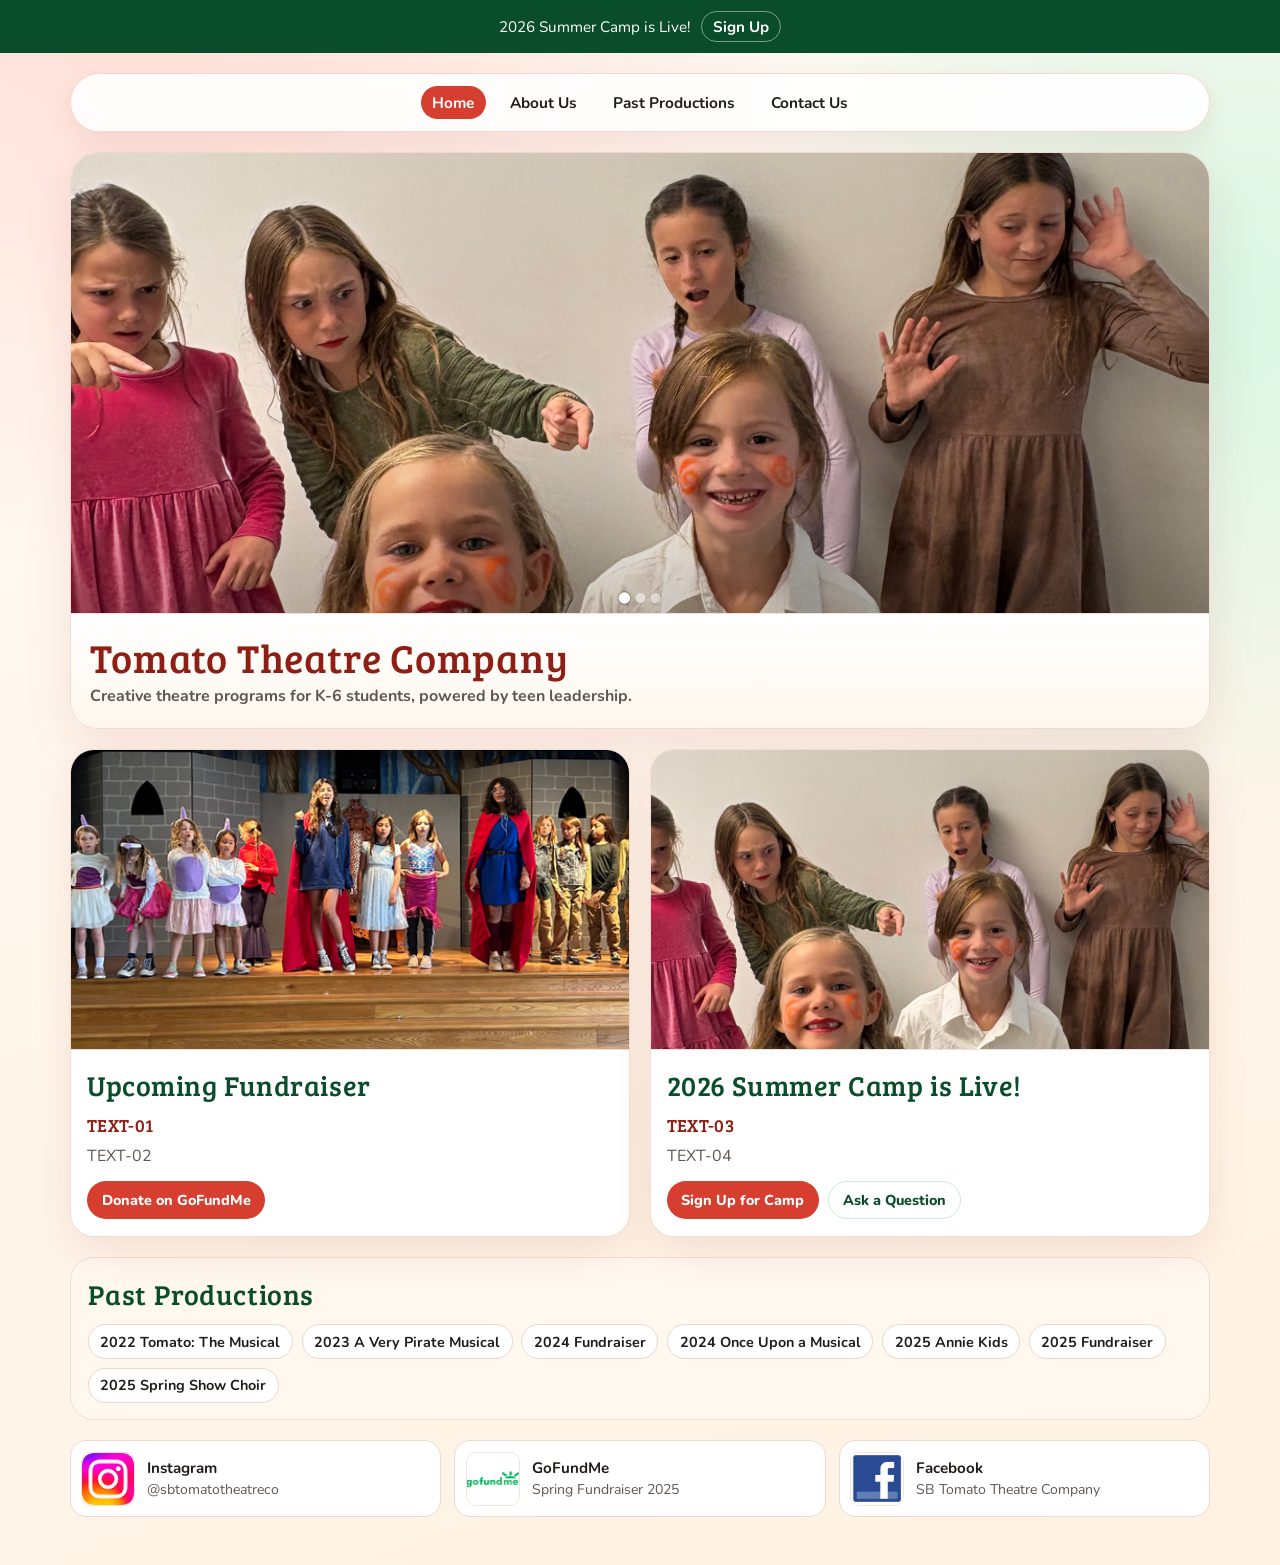
<file: index.html>
<!DOCTYPE html>
<html lang="en">
<head>
  <meta charset="UTF-8" />
  <meta name="viewport" content="width=device-width, initial-scale=1.0" />
  <title>Tomato Theatre Company</title>
  <link rel="preconnect" href="https://fonts.googleapis.com" />
  <link rel="preconnect" href="https://fonts.gstatic.com" crossorigin />
  <link href="https://fonts.googleapis.com/css2?family=Bree+Serif&family=Nunito:wght@400;600;700;800&display=swap" rel="stylesheet" />
  <style>
    :root {
      --tomato: #d63f2f;
      --tomato-dark: #8f1f15;
      --leaf: #0f7b43;
      --leaf-dark: #0a4d2a;
      --cream: #fff8ef;
      --ink: #201d1b;
      --muted: #5e5752;
      --card: #ffffff;
    }

    * { box-sizing: border-box; }

    body {
      margin: 0;
      font-family: "Nunito", sans-serif;
      color: var(--ink);
      background:
        radial-gradient(circle at 10% -10%, #ffd8cf 0, transparent 35%),
        radial-gradient(circle at 95% 20%, #d8f6e3 0, transparent 30%),
        linear-gradient(160deg, #fffaf6 0%, #fff2e2 100%);
    }

    .topbar {
      display: flex;
      justify-content: center;
      align-items: center;
      gap: 0.7rem;
      background: var(--leaf-dark);
      color: #fff;
      padding: 0.7rem 1rem;
      font-size: 0.95rem;
      text-align: center;
    }

    .topbar a {
      color: #fff;
      text-decoration: none;
      border: 1px solid rgba(255, 255, 255, 0.45);
      border-radius: 999px;
      padding: 0.28rem 0.68rem;
      font-weight: 700;
    }

    .page {
      width: min(1140px, 94vw);
      margin: 0 auto;
      padding: 1.2rem 0 3rem;
    }

    .nav {
      display: flex;
      flex-wrap: wrap;
      justify-content: center;
      gap: 0.8rem;
      padding: 0.75rem;
      margin-bottom: 1.25rem;
      border-radius: 999px;
      border: 1px solid #f2d9ce;
      background: rgba(255, 255, 255, 0.88);
      box-shadow: 0 10px 28px rgba(143, 31, 21, 0.08);
      backdrop-filter: blur(8px);
    }

    .nav a {
      text-decoration: none;
      color: var(--ink);
      font-weight: 700;
      font-size: 0.96rem;
      padding: 0.38rem 0.72rem;
      border-radius: 999px;
    }

    .nav a.active,
    .nav a:hover {
      background: var(--tomato);
      color: #fff;
    }

    .hero {
      border-radius: 28px;
      border: 1px solid #f2dbd1;
      background: linear-gradient(135deg, #fff 0%, #fff9f1 100%);
      box-shadow: 0 16px 48px rgba(143, 31, 21, 0.1);
      padding: 0;
      display: grid;
      grid-template-columns: 1fr;
      gap: 0;
      align-items: stretch;
      overflow: hidden;
    }

    .hero img {
      width: min(430px, 100%);
      border-radius: 18px;
      justify-self: center;
      display: block;
    }

    .hero-media {
      width: 100%;
      min-height: 460px;
      overflow: hidden;
      position: relative;
      background: #fff;
    }

    .carousel-slide {
      position: absolute;
      inset: 0;
      width: 100% !important;
      height: 100% !important;
      object-fit: cover !important;
      object-position: center center;
      opacity: 0;
      transform: scale(1.12);
      transition: opacity 0.9s ease-in-out, transform 6s ease-out;
    }

    .carousel-slide.active {
      opacity: 1;
      transform: scale(1.08);
    }

    .hero-media::after {
      content: "";
      position: absolute;
      inset: 0;
      pointer-events: none;
      background:
        linear-gradient(to top, rgba(0, 0, 0, 0.2), rgba(0, 0, 0, 0) 40%);
    }

    .carousel-dots {
      position: absolute;
      left: 50%;
      bottom: 10px;
      transform: translateX(-50%);
      display: flex;
      gap: 0.35rem;
      z-index: 3;
    }

    .carousel-dot {
      width: 10px;
      height: 10px;
      border-radius: 999px;
      border: none;
      background: rgba(255, 255, 255, 0.5);
      cursor: pointer;
      padding: 0;
      transition: transform 0.2s ease, background-color 0.2s ease;
    }

    .carousel-dot.active {
      background: #ffffff;
      box-shadow: 0 0 0 1px rgba(31, 29, 28, 0.25);
      transform: scale(1.15);
    }

    .hero-content {
      padding: 1rem 1.2rem 1.2rem;
      background: linear-gradient(180deg, #ffffff 0%, #fff7ee 100%);
      border-top: 1px solid #f1e2d8;
    }

    .hero-content h1 {
      margin: 0;
      color: var(--tomato-dark);
      font-size: clamp(1.9rem, 3.1vw, 2.6rem);
    }

    .hero-subtext {
      margin: 0.3rem 0 0;
      color: var(--leaf-dark);
      font-size: 1rem;
      font-weight: 700;
    }

    h1, h2, h3 {
      font-family: "Bree Serif", serif;
      font-weight: 400;
      margin: 0;
      letter-spacing: 0.02em;
    }

    h1 {
      font-size: clamp(1.9rem, 3.3vw, 2.7rem);
      color: var(--tomato-dark);
      margin-bottom: 0.2rem;
    }

    .est {
      color: var(--leaf-dark);
      font-weight: 800;
      margin-bottom: 0.9rem;
      text-transform: uppercase;
      letter-spacing: 0.08em;
      font-size: 0.84rem;
    }

    .hero p {
      margin: 0;
      color: var(--muted);
      line-height: 1.6;
    }

    .grid {
      margin-top: 1.25rem;
      display: grid;
      grid-template-columns: 1fr 1fr;
      gap: 1.2rem;
    }

    .card {
      border-radius: 24px;
      border: 1px solid #f1ddd1;
      background: var(--card);
      box-shadow: 0 14px 42px rgba(143, 31, 21, 0.1);
      overflow: hidden;
    }

    .card-media {
      width: 100%;
      height: 300px;
      overflow: hidden;
      border-bottom: 1px solid #f1e2d8;
      background: #efe8e2;
    }

    .card-media img {
      width: 100% !important;
      height: 100% !important;
      object-fit: cover !important;
      object-position: center center;
      display: block;
      transform: scale(1.2);
      transform-origin: center;
    }

    .card-body {
      padding: 1rem 1rem 1.1rem;
      background: #fff;
    }

    h2 {
      font-size: clamp(1.35rem, 2.2vw, 1.9rem);
      color: var(--leaf-dark);
      margin-bottom: 0.45rem;
    }

    h3 {
      font-size: 1.15rem;
      color: var(--tomato-dark);
      margin-bottom: 0.45rem;
    }

    .card p {
      margin: 0;
      color: var(--muted);
      line-height: 1.55;
    }

    .card-actions {
      margin-top: 0.8rem;
      display: flex;
      gap: 0.6rem;
      flex-wrap: wrap;
    }

    .btn {
      text-decoration: none;
      border-radius: 999px;
      padding: 0.48rem 0.85rem;
      font-size: 0.9rem;
      font-weight: 800;
      border: 1px solid transparent;
    }

    .btn.primary {
      background: var(--tomato);
      color: #fff;
    }

    .btn.secondary {
      background: #fff;
      color: var(--leaf-dark);
      border-color: #cfead8;
    }

    .links {
      margin-top: 1.25rem;
      border-radius: 24px;
      border: 1px solid #f1ddd1;
      background: var(--cream);
      padding: 1.05rem;
    }

    .pill-list {
      margin-top: 0.7rem;
      display: flex;
      flex-wrap: wrap;
      gap: 0.55rem;
    }

    .pill-list a {
      text-decoration: none;
      color: var(--ink);
      font-weight: 700;
      font-size: 0.9rem;
      background: #fff;
      border: 1px solid #efd5c8;
      border-radius: 999px;
      padding: 0.4rem 0.72rem;
    }

    .social {
      margin-top: 1.25rem;
      display: grid;
      grid-template-columns: repeat(3, 1fr);
      gap: 0.8rem;
    }

    .social a {
      display: grid;
      grid-template-columns: 54px 1fr;
      gap: 0.75rem;
      align-items: center;
      text-decoration: none;
      color: var(--ink);
      border-radius: 16px;
      border: 1px solid #efd9ce;
      background: #fff;
      padding: 0.65rem;
    }

    .social img {
      width: 54px;
      height: 54px;
      object-fit: cover;
      border-radius: 10px;
      border: 1px solid #f3e5dc;
    }

    .social strong { display: block; font-size: 0.95rem; }
    .social span { color: var(--muted); font-size: 0.88rem; }

    @media (max-width: 920px) {
      .hero,
      .grid,
      .social {
        grid-template-columns: 1fr;
      }

      .topbar { flex-direction: column; }
      .hero-media {
        min-height: 320px;
      }
      .card-media {
        height: 230px;
      }
    }
  </style>
</head>
<body>
  <div class="topbar">
    <span>2026 Summer Camp is Live!</span>
    <a href="signup.html">Sign Up</a>
  </div>

  <main class="page">
    <nav class="nav" aria-label="Primary">
      <a class="active" href="index.html">Home</a>
      <a href="aboutus.html">About Us</a>
      <a href="history.html">Past Productions</a>
      <a href="contact.html">Contact Us</a>
    </nav>

    <section class="hero">
      <div class="hero-media" aria-label="Tomato Theatre image carousel">
        <img class="carousel-slide active" src="src/img1.jpeg" alt="Tomato Theatre camp and performance highlight 1" />
        <img class="carousel-slide" src="src/img2.jpeg" alt="Tomato Theatre camp and performance highlight 2" />
        <img class="carousel-slide" src="src/img4.jpeg" alt="Tomato Theatre camp and performance highlight 3" />
        <div class="carousel-dots" role="tablist" aria-label="Carousel indicators">
          <button class="carousel-dot active" type="button" aria-label="Show slide 1"></button>
          <button class="carousel-dot" type="button" aria-label="Show slide 2"></button>
          <button class="carousel-dot" type="button" aria-label="Show slide 3"></button>
        </div>
      </div>
      <div class="hero-content">
        <h1>Tomato Theatre Company</h1>
        <p class="hero-subtext">Creative theatre programs for K-6 students, powered by teen leadership.</p>
      </div>
    </section>

    <section class="grid">
      <article class="card">
        <div class="card-media">
          <img src="src/home-assets/pirate-musical.png" alt="Tomato Theatre fundraiser event" />
        </div>
        <div class="card-body">
          <h2>Upcoming Fundraiser</h2>
          <h3>TEXT-01</h3>
          <p>
            TEXT-02
          </p>
          <div class="card-actions">
            <a class="btn primary" href="https://www.gofundme.com/f/tomato-theatre-company-spring-fundraiser-2025" target="_blank" rel="noopener noreferrer">Donate on GoFundMe</a>
          </div>
        </div>
      </article>

      <article class="card">
        <div class="card-media">
          <img src="src/img1.jpeg" alt="Latest Tomato Theatre camp session" />
        </div>
        <div class="card-body">
          <h2>2026 Summer Camp is Live!</h2>
          <h3>TEXT-03</h3>
          <p>
            TEXT-04
          </p>
          <div class="card-actions">
            <a class="btn primary" href="signup.html">Sign Up for Camp</a>
            <a class="btn secondary" href="contact.html">Ask a Question</a>
          </div>
        </div>
      </article>
    </section>

    <section class="links">
      <h2>Past Productions</h2>
      <div class="pill-list">
        <a href="https://www.tomatotheatreco.org/past-productions/2022-tomato-the-musical" target="_blank" rel="noopener noreferrer">2022 Tomato: The Musical</a>
        <a href="https://www.tomatotheatreco.org/past-productions/2023-a-very-pirate-musical" target="_blank" rel="noopener noreferrer">2023 A Very Pirate Musical</a>
        <a href="https://www.tomatotheatreco.org/past-productions/2024-fundraiser" target="_blank" rel="noopener noreferrer">2024 Fundraiser</a>
        <a href="https://www.tomatotheatreco.org/past-productions/2024-once-upon-a-musical" target="_blank" rel="noopener noreferrer">2024 Once Upon a Musical</a>
        <a href="https://www.tomatotheatreco.org/past-productions/2025-annie-kids" target="_blank" rel="noopener noreferrer">2025 Annie Kids</a>
        <a href="https://www.tomatotheatreco.org/past-productions/2025-fundraiser" target="_blank" rel="noopener noreferrer">2025 Fundraiser</a>
        <a href="https://www.tomatotheatreco.org/past-productions/2025-spring-show-choir" target="_blank" rel="noopener noreferrer">2025 Spring Show Choir</a>
      </div>
    </section>

    <section class="social">
      <a href="https://www.instagram.com/sbtomatotheatreco/" target="_blank" rel="noopener noreferrer">
        <img src="src/home-assets/instagram.png" alt="Instagram" />
        <div>
          <strong>Instagram</strong>
          <span>@sbtomatotheatreco</span>
        </div>
      </a>

      <a href="https://www.gofundme.com/f/tomato-theatre-company-spring-fundraiser-2025" target="_blank" rel="noopener noreferrer">
        <img src="src/home-assets/gofundme.png" alt="GoFundMe" />
        <div>
          <strong>GoFundMe</strong>
          <span>Spring Fundraiser 2025</span>
        </div>
      </a>

      <a href="https://www.facebook.com/profile.php?id=61576289045439" target="_blank" rel="noopener noreferrer">
        <img src="src/home-assets/facebook.png" alt="Facebook" />
        <div>
          <strong>Facebook</strong>
          <span>SB Tomato Theatre Company</span>
        </div>
      </a>
    </section>
  </main>
  <script>
    const slides = Array.from(document.querySelectorAll(".carousel-slide"));
    const dots = Array.from(document.querySelectorAll(".carousel-dot"));
    const carousel = document.querySelector(".hero-media");
    let currentSlide = 0;
    let autoplayId;

    function showSlide(index) {
      slides[currentSlide].classList.remove("active");
      dots[currentSlide].classList.remove("active");
      currentSlide = index;
      slides[currentSlide].classList.add("active");
      dots[currentSlide].classList.add("active");
    }

    function nextSlide() {
      const nextIndex = (currentSlide + 1) % slides.length;
      showSlide(nextIndex);
    }

    function startAutoplay() {
      clearInterval(autoplayId);
      autoplayId = setInterval(nextSlide, 4500);
    }

    dots.forEach((dot, index) => {
      dot.addEventListener("click", () => showSlide(index));
    });

    carousel.addEventListener("mouseenter", () => clearInterval(autoplayId));
    carousel.addEventListener("mouseleave", startAutoplay);

    startAutoplay();
  </script>
</body>
</html>
</file>
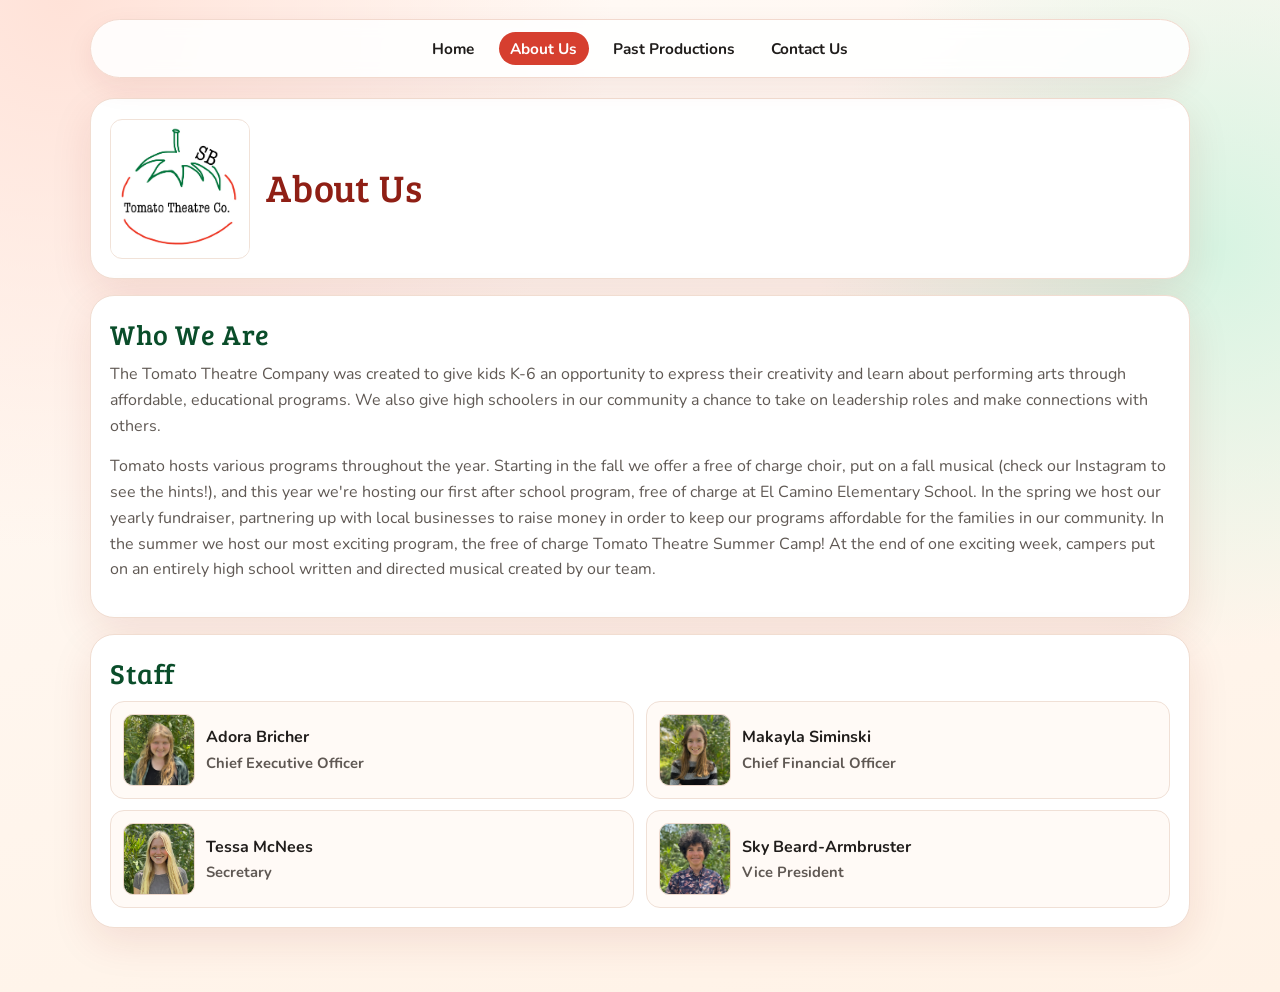
<file: aboutus.html>
<!DOCTYPE html>
<html lang="en">
<head>
  <meta charset="UTF-8" />
  <meta name="viewport" content="width=device-width, initial-scale=1.0" />
  <title>Tomato Theatre Company | About Us</title>
  <link rel="preconnect" href="https://fonts.googleapis.com" />
  <link rel="preconnect" href="https://fonts.gstatic.com" crossorigin />
  <link href="https://fonts.googleapis.com/css2?family=Bree+Serif&family=Nunito:wght@400;600;700;800&display=swap" rel="stylesheet" />
  <style>
    :root {
      --tomato: #d63f2f;
      --tomato-dark: #8f1f15;
      --leaf-dark: #0a4d2a;
      --ink: #201d1b;
      --muted: #5f5853;
    }

    * { box-sizing: border-box; }

    body {
      margin: 0;
      font-family: "Nunito", sans-serif;
      color: var(--ink);
      background:
        radial-gradient(circle at 5% 0%, #ffe2d8 0, transparent 35%),
        radial-gradient(circle at 95% 25%, #d7f4e2 0, transparent 28%),
        linear-gradient(165deg, #fffaf6 0%, #fff2e6 100%);
    }

    .page {
      width: min(1100px, 94vw);
      margin: 0 auto;
      padding: 1.2rem 0 3rem;
    }

    .nav {
      display: flex;
      flex-wrap: wrap;
      justify-content: center;
      gap: 0.8rem;
      padding: 0.75rem;
      margin-bottom: 1.25rem;
      border-radius: 999px;
      border: 1px solid #f2d9ce;
      background: rgba(255, 255, 255, 0.88);
      box-shadow: 0 10px 28px rgba(143, 31, 21, 0.08);
      backdrop-filter: blur(8px);
    }

    .nav a {
      text-decoration: none;
      color: var(--ink);
      font-weight: 700;
      font-size: 0.96rem;
      padding: 0.38rem 0.72rem;
      border-radius: 999px;
    }

    .nav a.active,
    .nav a:hover {
      background: var(--tomato);
      color: #fff;
    }

    .card {
      border-radius: 24px;
      border: 1px solid #f1ddd1;
      background: #fff;
      box-shadow: 0 14px 42px rgba(143, 31, 21, 0.1);
      padding: 1.2rem;
      margin-bottom: 1rem;
    }

    .about-hero {
      display: grid;
      grid-template-columns: 140px 1fr;
      gap: 1rem;
      align-items: center;
    }

    .about-hero img {
      width: 140px;
      height: 140px;
      object-fit: contain;
      border-radius: 12px;
      border: 1px solid #f1e2d8;
      background: #fff;
    }

    h1, h2 {
      margin: 0;
      font-family: "Bree Serif", serif;
      font-weight: 400;
      letter-spacing: 0.02em;
    }

    h1 {
      color: var(--tomato-dark);
      font-size: clamp(1.8rem, 3vw, 2.5rem);
      margin-bottom: 0.25rem;
    }

    h2 {
      color: var(--leaf-dark);
      font-size: clamp(1.35rem, 2.2vw, 1.8rem);
      margin-bottom: 0.55rem;
    }

    .blurb p {
      margin: 0 0 0.9rem;
      color: var(--muted);
      line-height: 1.62;
      font-size: 1rem;
    }

    .staff-list {
      display: grid;
      grid-template-columns: 1fr 1fr;
      gap: 0.7rem;
    }

    .staff-item {
      border: 1px solid #f0e0d6;
      border-radius: 14px;
      padding: 0.75rem;
      background: #fffaf6;
      display: grid;
      grid-template-columns: 72px 1fr;
      gap: 0.7rem;
      align-items: center;
    }

    .staff-item img {
      width: 72px;
      height: 72px;
      border-radius: 10px;
      object-fit: cover;
      border: 1px solid #ecd7cb;
      display: block;
    }

    .staff-item strong {
      display: block;
      color: var(--ink);
      margin-bottom: 0.2rem;
      font-size: 1rem;
    }

    .staff-item span {
      color: var(--muted);
      font-size: 0.92rem;
      font-weight: 700;
    }

    @media (max-width: 860px) {
      .about-hero,
      .staff-list {
        grid-template-columns: 1fr;
      }

      .about-hero img {
        justify-self: center;
      }

      .staff-item {
        grid-template-columns: 1fr;
        text-align: center;
      }

      .staff-item img {
        justify-self: center;
      }
    }
  </style>
</head>
<body>
  <main class="page">
    <nav class="nav" aria-label="Primary">
      <a href="index.html">Home</a>
      <a class="active" href="aboutus.html">About Us</a>
      <a href="history.html">Past Productions</a>
      <a href="contact.html">Contact Us</a>
    </nav>

    <section class="card about-hero">
      <img src="src/home-assets/logo.jpg" alt="Tomato Theatre Company logo" />
      <div>
        <h1>About Us</h1>
      </div>
    </section>

    <section class="card blurb">
      <h2>Who We Are</h2>
      <p>The Tomato Theatre Company was created to give kids K-6 an opportunity to express their creativity and learn about performing arts through affordable, educational programs. We also give high schoolers in our community a chance to take on leadership roles and make connections with others.</p>
      <p>Tomato hosts various programs throughout the year. Starting in the fall we offer a free of charge choir, put on a fall musical (check our Instagram to see the hints!), and this year we're hosting our first after school program, free of charge at El Camino Elementary School. In the spring we host our yearly fundraiser, partnering up with local businesses to raise money in order to keep our programs affordable for the families in our community. In the summer we host our most exciting program, the free of charge Tomato Theatre Summer Camp! At the end of one exciting week, campers put on an entirely high school written and directed musical created by our team.</p>
    </section>

    <section class="card">
      <h2>Staff</h2>
      <div class="staff-list">
        <div class="staff-item">
          <img src="src/team-assets/adora.jpg" alt="Adora Bricher" />
          <div>
            <strong>Adora Bricher</strong>
            <span>Chief Executive Officer</span>
          </div>
        </div>
        <div class="staff-item">
          <img src="src/team-assets/makayla.jpg" alt="Makayla Siminski" />
          <div>
            <strong>Makayla Siminski</strong>
            <span>Chief Financial Officer</span>
          </div>
        </div>
        <div class="staff-item">
          <img src="src/team-assets/tessa.jpg" alt="Tessa McNees" />
          <div>
            <strong>Tessa McNees</strong>
            <span>Secretary</span>
          </div>
        </div>
        <div class="staff-item">
          <img src="src/team-assets/sky.jpg" alt="Sky Beard-Armbruster" />
          <div>
            <strong>Sky Beard-Armbruster</strong>
            <span>Vice President</span>
          </div>
        </div>
      </div>
    </section>
  </main>
</body>
</html>
</file>
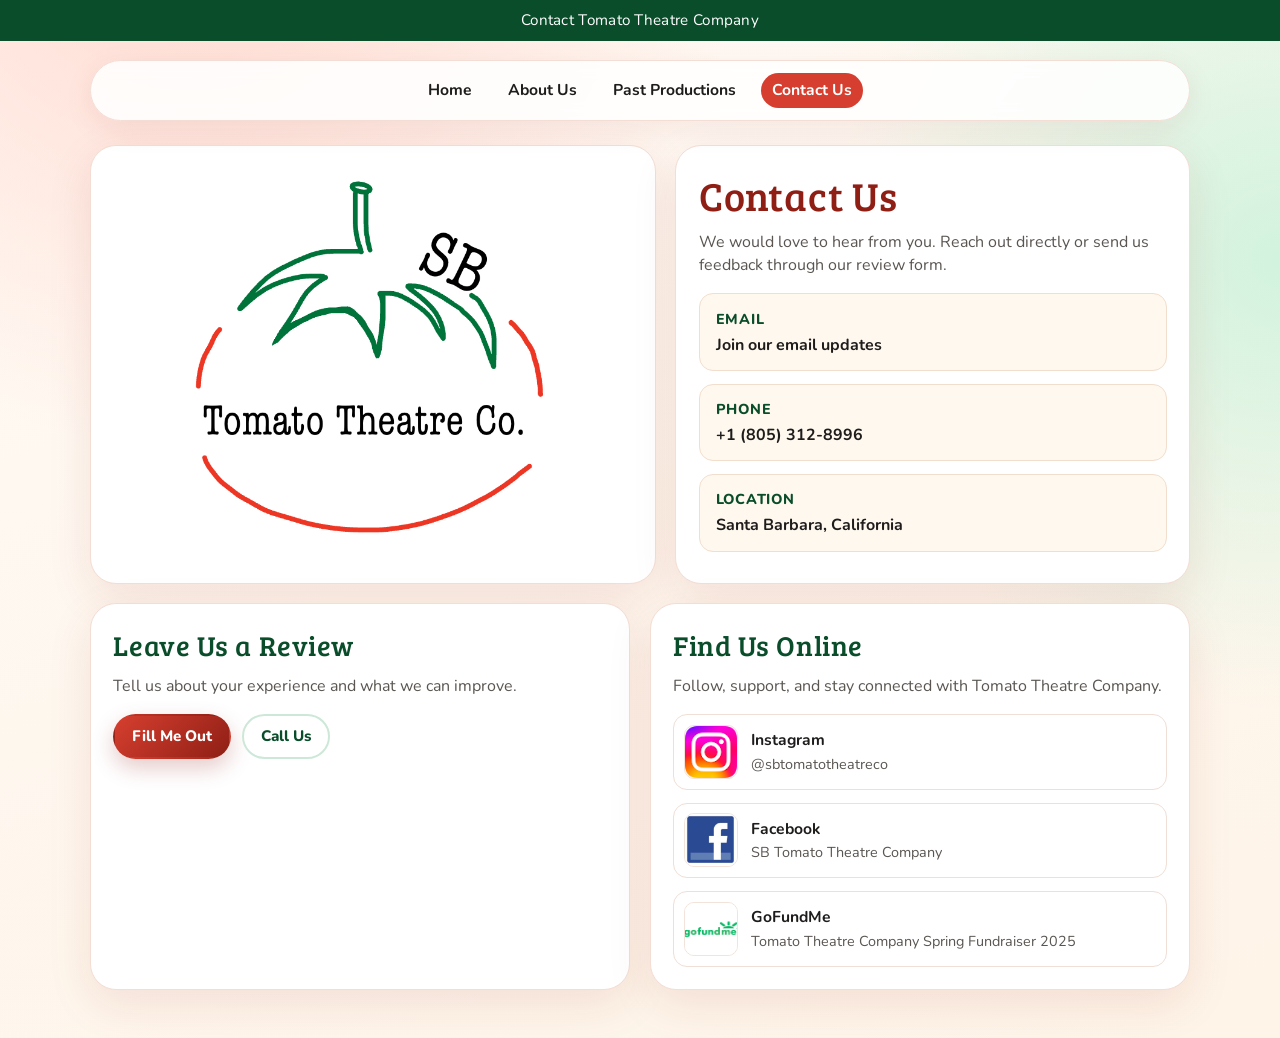
<file: contact.html>
<!DOCTYPE html>
<html lang="en">
<head>
  <meta charset="UTF-8" />
  <meta name="viewport" content="width=device-width, initial-scale=1.0" />
  <title>Tomato Theatre Company | Contact Us</title>
  <link rel="preconnect" href="https://fonts.googleapis.com" />
  <link rel="preconnect" href="https://fonts.gstatic.com" crossorigin />
  <link href="https://fonts.googleapis.com/css2?family=Bree+Serif&family=Nunito:wght@400;600;700;800&display=swap" rel="stylesheet" />
  <style>
    :root {
      --tomato-red: #d63f2f;
      --tomato-red-dark: #8f1f15;
      --leaf-green: #0f7b43;
      --leaf-green-dark: #0a4d2a;
      --cream: #fff8ef;
      --ink: #1f1d1c;
      --muted: #5a5551;
      --card: #ffffff;
    }

    * {
      box-sizing: border-box;
    }

    body {
      margin: 0;
      font-family: "Nunito", sans-serif;
      color: var(--ink);
      background:
        radial-gradient(circle at 15% -10%, #ffd9cf 0, transparent 35%),
        radial-gradient(circle at 100% 25%, #d2f3de 0, transparent 30%),
        linear-gradient(160deg, #fffaf5 0%, #fef4e8 100%);
    }

    .top-note {
      background: var(--leaf-green-dark);
      color: #fff;
      text-align: center;
      font-size: 0.95rem;
      padding: 0.65rem 1rem;
      letter-spacing: 0.02em;
    }

    .page {
      width: min(1100px, 94vw);
      margin: 0 auto;
      padding: 1.2rem 0 3rem;
    }

    .nav {
      display: flex;
      gap: 0.85rem;
      flex-wrap: wrap;
      justify-content: center;
      padding: 0.75rem;
      margin-bottom: 1.5rem;
      border: 1px solid #f3ddd4;
      border-radius: 999px;
      background: rgba(255, 255, 255, 0.86);
      backdrop-filter: blur(8px);
      box-shadow: 0 8px 30px rgba(143, 31, 21, 0.08);
    }

    .nav a {
      text-decoration: none;
      color: var(--ink);
      font-weight: 700;
      font-size: 0.98rem;
      padding: 0.4rem 0.7rem;
      border-radius: 999px;
      transition: background-color 0.2s ease, color 0.2s ease;
    }

    .nav a:hover,
    .nav a.active {
      background: var(--tomato-red);
      color: #fff;
    }

    .hero {
      display: grid;
      grid-template-columns: 1.1fr 1fr;
      gap: 1.2rem;
      align-items: stretch;
      margin-bottom: 1.2rem;
    }

    .brand,
    .quick-links,
    .review,
    .social {
      border-radius: 26px;
      background: var(--card);
      border: 1px solid #f3ddd4;
      box-shadow: 0 14px 45px rgba(143, 31, 21, 0.1);
    }

    .brand {
      padding: 1.1rem;
      display: grid;
      place-items: center;
      overflow: hidden;
    }

    .brand img {
      width: min(420px, 100%);
      height: auto;
      border-radius: 18px;
      object-fit: contain;
    }

    .quick-links {
      padding: 1.4rem;
    }

    h1,
    h2 {
      margin: 0;
      font-family: "Bree Serif", serif;
      font-weight: 400;
      letter-spacing: 0.02em;
    }

    h1 {
      font-size: clamp(1.8rem, 3.2vw, 2.5rem);
      color: var(--tomato-red-dark);
      margin-bottom: 0.55rem;
    }

    .subtitle {
      margin: 0 0 1rem;
      color: var(--muted);
      font-size: 1rem;
      line-height: 1.45;
    }

    .cards {
      display: grid;
      gap: 0.8rem;
    }

    .card {
      display: grid;
      gap: 0.3rem;
      padding: 0.9rem 1rem;
      background: var(--cream);
      border-radius: 14px;
      border: 1px solid #f2decc;
    }

    .label {
      font-weight: 800;
      color: var(--leaf-green-dark);
      font-size: 0.9rem;
      text-transform: uppercase;
      letter-spacing: 0.05em;
    }

    .value,
    .value a {
      color: var(--ink);
      font-weight: 700;
      text-decoration: none;
    }

    .value a:hover {
      color: var(--tomato-red);
      text-decoration: underline;
    }

    .row {
      display: grid;
      grid-template-columns: 1fr 1fr;
      gap: 1.2rem;
      margin-top: 1.2rem;
    }

    .review,
    .social {
      padding: 1.4rem;
    }

    h2 {
      font-size: clamp(1.35rem, 2.2vw, 1.8rem);
      color: var(--leaf-green-dark);
      margin-bottom: 0.6rem;
    }

    .review p,
    .social p {
      margin: 0 0 1rem;
      color: var(--muted);
      line-height: 1.5;
    }

    .btn {
      display: inline-block;
      text-decoration: none;
      border-radius: 999px;
      padding: 0.65rem 1.05rem;
      font-weight: 800;
      font-size: 0.95rem;
      border: 2px solid transparent;
      transition: transform 0.18s ease, box-shadow 0.18s ease;
    }

    .btn.primary {
      background: linear-gradient(135deg, var(--tomato-red), var(--tomato-red-dark));
      color: #fff;
      box-shadow: 0 9px 22px rgba(143, 31, 21, 0.23);
    }

    .btn.secondary {
      background: #fff;
      color: var(--leaf-green-dark);
      border-color: #cde8d8;
      margin-left: 0.45rem;
    }

    .btn:hover {
      transform: translateY(-2px);
    }

    .social-grid {
      display: grid;
      gap: 0.8rem;
    }

    .social-link {
      display: grid;
      grid-template-columns: 54px 1fr;
      align-items: center;
      gap: 0.8rem;
      text-decoration: none;
      color: var(--ink);
      background: #fff;
      border: 1px solid #efdfd6;
      border-radius: 14px;
      padding: 0.62rem;
    }

    .social-link img {
      width: 54px;
      height: 54px;
      object-fit: cover;
      border-radius: 10px;
      border: 1px solid #f2e4da;
      background: #fff;
    }

    .social-link strong {
      display: block;
      font-size: 0.98rem;
      margin-bottom: 0.1rem;
    }

    .social-link span {
      color: var(--muted);
      font-size: 0.9rem;
    }

    .social-link:hover {
      border-color: #d7b9a8;
      box-shadow: 0 9px 22px rgba(143, 31, 21, 0.1);
    }

    @media (max-width: 920px) {
      .hero,
      .row {
        grid-template-columns: 1fr;
      }

      .page {
        width: min(700px, 92vw);
      }
    }
  </style>
</head>
<body>
  <div class="top-note">Contact Tomato Theatre Company</div>

  <main class="page">
    <nav class="nav" aria-label="Primary">
      <a href="index.html">Home</a>
      <a href="aboutus.html">About Us</a>
      <a href="history.html">Past Productions</a>
      <a href="contact.html" class="active">Contact Us</a>
    </nav>

    <section class="hero">
      <article class="brand">
        <img src="src/contact-assets/logo.jpg" alt="Tomato Theatre Company logo" />
      </article>

      <article class="quick-links">
        <h1>Contact Us</h1>
        <p class="subtitle">We would love to hear from you. Reach out directly or send us feedback through our review form.</p>

        <div class="cards">
          <div class="card">
            <div class="label">Email</div>
            <div class="value"><a href="https://lp.constantcontactpages.com/sl/BdllLNo" target="_blank" rel="noopener noreferrer">Join our email updates</a></div>
          </div>

          <div class="card">
            <div class="label">Phone</div>
            <div class="value"><a href="tel:+18053128996">+1 (805) 312-8996</a></div>
          </div>

          <div class="card">
            <div class="label">Location</div>
            <div class="value">Santa Barbara, California</div>
          </div>
        </div>
      </article>
    </section>

    <section class="row">
      <article class="review">
        <h2>Leave Us a Review</h2>
        <p>Tell us about your experience and what we can improve.</p>
        <a class="btn primary" href="https://forms.gle/CafWrogysh6kL3dM7" target="_blank" rel="noopener noreferrer">Fill Me Out</a>
        <a class="btn secondary" href="tel:+18053128996">Call Us</a>
      </article>

      <article class="social">
        <h2>Find Us Online</h2>
        <p>Follow, support, and stay connected with Tomato Theatre Company.</p>

        <div class="social-grid">
          <a class="social-link" href="https://www.instagram.com/sbtomatotheatreco/" target="_blank" rel="noopener noreferrer">
            <img src="src/contact-assets/instagram.png" alt="Instagram" />
            <div>
              <strong>Instagram</strong>
              <span>@sbtomatotheatreco</span>
            </div>
          </a>

          <a class="social-link" href="https://www.facebook.com/profile.php?id=61576289045439" target="_blank" rel="noopener noreferrer">
            <img src="src/contact-assets/facebook.png" alt="Facebook" />
            <div>
              <strong>Facebook</strong>
              <span>SB Tomato Theatre Company</span>
            </div>
          </a>

          <a class="social-link" href="https://www.gofundme.com/f/tomato-theatre-company-spring-fundraiser-2025" target="_blank" rel="noopener noreferrer">
            <img src="src/contact-assets/gofundme.png" alt="GoFundMe" />
            <div>
              <strong>GoFundMe</strong>
              <span>Tomato Theatre Company Spring Fundraiser 2025</span>
            </div>
          </a>
        </div>
      </article>
    </section>
  </main>
</body>
</html>
</file>
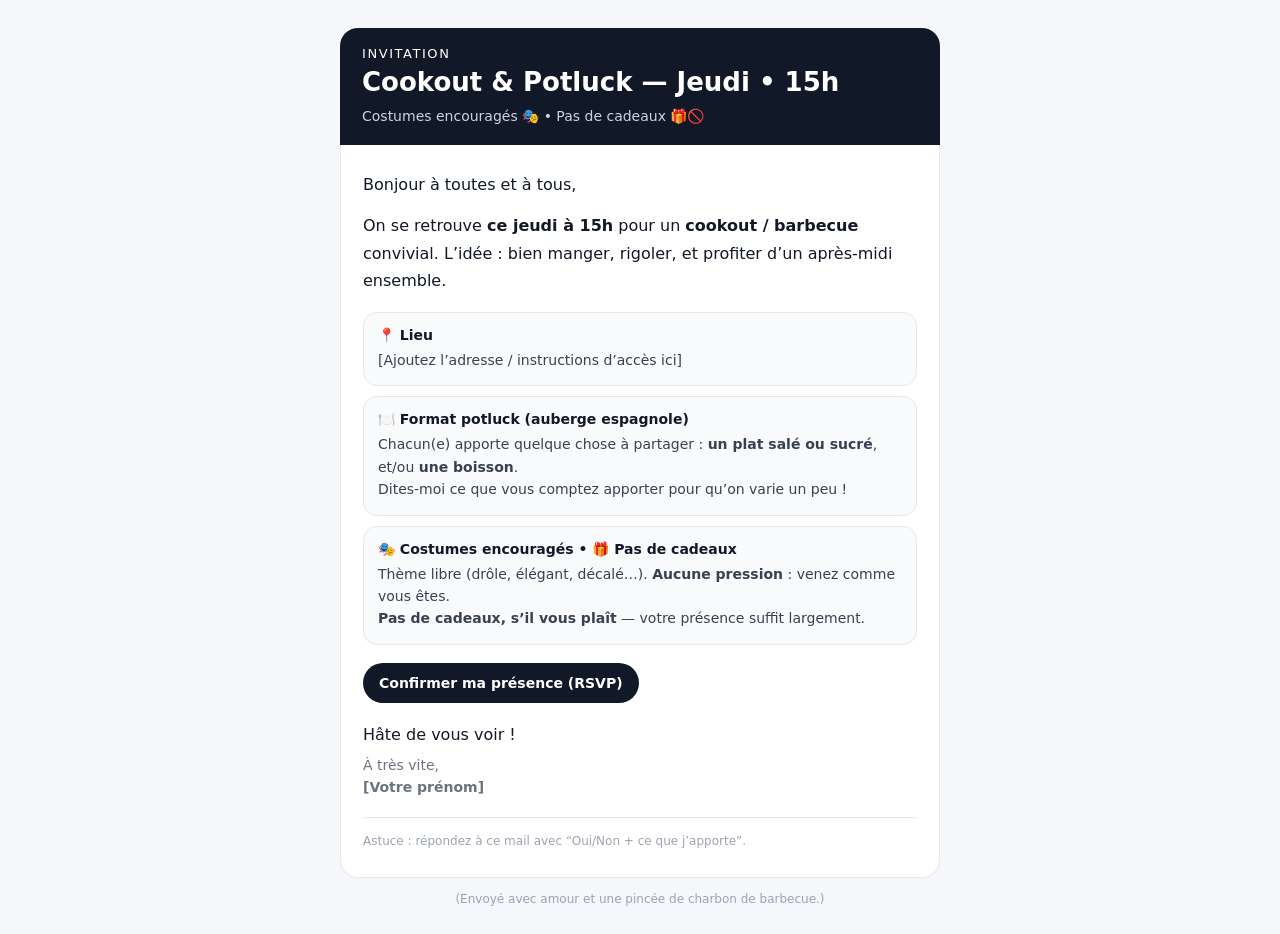
<file: emailtest.html>
<!doctype html>
<html lang="fr">
  <head>
    <meta charset="utf-8" />
    <meta name="viewport" content="width=device-width,initial-scale=1" />
    <title>Invitation Cookout</title>
  </head>
  <body style="margin:0;padding:0;background:#f6f7fb;">
    <!-- Preheader (hidden preview text in many inboxes) -->
    <div style="display:none;max-height:0;overflow:hidden;opacity:0;color:transparent;mso-hide:all;">
      Ce jeudi à 15h : cookout & potluck — costumes encouragés, pas de cadeaux 🎭🍽️
    </div>

    <table role="presentation" cellpadding="0" cellspacing="0" border="0" width="100%" style="background:#f6f7fb;">
      <tr>
        <td align="center" style="padding:28px 16px;">
          <!-- Container -->
          <table role="presentation" cellpadding="0" cellspacing="0" border="0" width="600" style="width:600px;max-width:600px;">
            <!-- Top accent -->
            <tr>
              <td style="background:#111827;border-radius:18px 18px 0 0;padding:18px 22px;">
                <div style="font-family:system-ui,-apple-system,Segoe UI,Roboto,Helvetica,Arial,sans-serif;color:#ffffff;font-size:13px;letter-spacing:0.12em;text-transform:uppercase;">
                  Invitation
                </div>
                <div style="font-family:system-ui,-apple-system,Segoe UI,Roboto,Helvetica,Arial,sans-serif;color:#ffffff;font-size:26px;font-weight:800;line-height:1.2;margin-top:6px;">
                  Cookout & Potluck — Jeudi • 15h
                </div>
                <div style="font-family:system-ui,-apple-system,Segoe UI,Roboto,Helvetica,Arial,sans-serif;color:#cbd5e1;font-size:14px;line-height:1.5;margin-top:8px;">
                  Costumes encouragés 🎭 • Pas de cadeaux 🎁🚫
                </div>
              </td>
            </tr>

            <!-- Body card -->
            <tr>
              <td style="background:#ffffff;border-radius:0 0 18px 18px;padding:26px 22px;border:1px solid #e5e7eb;border-top:none;">
                <p style="margin:0 0 14px 0;font-family:system-ui,-apple-system,Segoe UI,Roboto,Helvetica,Arial,sans-serif;color:#111827;font-size:16px;line-height:1.7;">
                  Bonjour à toutes et à tous,
                </p>

                <p style="margin:0 0 16px 0;font-family:system-ui,-apple-system,Segoe UI,Roboto,Helvetica,Arial,sans-serif;color:#111827;font-size:16px;line-height:1.7;">
                  On se retrouve <strong>ce jeudi à 15h</strong> pour un <strong>cookout / barbecue</strong> convivial.
                  L’idée : bien manger, rigoler, et profiter d’un après-midi ensemble.
                </p>

                <!-- Info blocks -->
                <table role="presentation" cellpadding="0" cellspacing="0" border="0" width="100%" style="margin:18px 0 10px 0;">
                  <tr>
                    <td style="background:#f9fafb;border:1px solid #e5e7eb;border-radius:14px;padding:14px 14px;">
                      <div style="font-family:system-ui,-apple-system,Segoe UI,Roboto,Helvetica,Arial,sans-serif;color:#111827;font-size:14px;font-weight:700;margin-bottom:6px;">
                        📍 Lieu
                      </div>
                      <div style="font-family:system-ui,-apple-system,Segoe UI,Roboto,Helvetica,Arial,sans-serif;color:#374151;font-size:14px;line-height:1.6;">
                        [Ajoutez l’adresse / instructions d’accès ici]
                      </div>
                    </td>
                  </tr>
                </table>

                <table role="presentation" cellpadding="0" cellspacing="0" border="0" width="100%" style="margin:10px 0 10px 0;">
                  <tr>
                    <td style="background:#f9fafb;border:1px solid #e5e7eb;border-radius:14px;padding:14px 14px;">
                      <div style="font-family:system-ui,-apple-system,Segoe UI,Roboto,Helvetica,Arial,sans-serif;color:#111827;font-size:14px;font-weight:700;margin-bottom:6px;">
                        🍽️ Format potluck (auberge espagnole)
                      </div>
                      <div style="font-family:system-ui,-apple-system,Segoe UI,Roboto,Helvetica,Arial,sans-serif;color:#374151;font-size:14px;line-height:1.6;">
                        Chacun(e) apporte quelque chose à partager : <strong>un plat salé ou sucré</strong>, et/ou <strong>une boisson</strong>.
                        <br/>Dites-moi ce que vous comptez apporter pour qu’on varie un peu !
                      </div>
                    </td>
                  </tr>
                </table>

                <table role="presentation" cellpadding="0" cellspacing="0" border="0" width="100%" style="margin:10px 0 18px 0;">
                  <tr>
                    <td style="background:#f9fafb;border:1px solid #e5e7eb;border-radius:14px;padding:14px 14px;">
                      <div style="font-family:system-ui,-apple-system,Segoe UI,Roboto,Helvetica,Arial,sans-serif;color:#111827;font-size:14px;font-weight:700;margin-bottom:6px;">
                        🎭 Costumes encouragés • 🎁 Pas de cadeaux
                      </div>
                      <div style="font-family:system-ui,-apple-system,Segoe UI,Roboto,Helvetica,Arial,sans-serif;color:#374151;font-size:14px;line-height:1.6;">
                        Thème libre (drôle, élégant, décalé…). <strong>Aucune pression</strong> : venez comme vous êtes.
                        <br/><strong>Pas de cadeaux, s’il vous plaît</strong> — votre présence suffit largement.
                      </div>
                    </td>
                  </tr>
                </table>

                <!-- CTA button -->
                <table role="presentation" cellpadding="0" cellspacing="0" border="0" style="margin:6px 0 18px 0;">
                  <tr>
                    <td align="left">
                      <a href="mailto:[votre_email]@gmail.com?subject=RSVP%20Cookout%20jeudi%2015h&body=Salut%20!%0A%0AJe%20serai%20l%C3%A0%20:%20(Oui/Non)%0AJe%20compte%20apporter%20:%20%0A%0A%C3%80%20jeudi%20!"
                         style="display:inline-block;background:#111827;color:#ffffff;text-decoration:none;font-family:system-ui,-apple-system,Segoe UI,Roboto,Helvetica,Arial,sans-serif;font-size:14px;font-weight:700;padding:12px 16px;border-radius:999px;">
                        Confirmer ma présence (RSVP)
                      </a>
                    </td>
                  </tr>
                </table>

                <p style="margin:0 0 6px 0;font-family:system-ui,-apple-system,Segoe UI,Roboto,Helvetica,Arial,sans-serif;color:#111827;font-size:16px;line-height:1.7;">
                  Hâte de vous voir !
                </p>

                <p style="margin:0;font-family:system-ui,-apple-system,Segoe UI,Roboto,Helvetica,Arial,sans-serif;color:#6b7280;font-size:14px;line-height:1.6;">
                  À très vite,<br/>
                  <strong>[Votre prénom]</strong>
                </p>

                <!-- Footer -->
                <div style="margin-top:18px;padding-top:14px;border-top:1px solid #e5e7eb;font-family:system-ui,-apple-system,Segoe UI,Roboto,Helvetica,Arial,sans-serif;color:#9ca3af;font-size:12px;line-height:1.6;">
                  Astuce : répondez à ce mail avec “Oui/Non + ce que j’apporte”.
                </div>
              </td>
            </tr>

            <!-- Small footer spacing -->
            <tr>
              <td style="padding:14px 2px 0 2px;text-align:center;font-family:system-ui,-apple-system,Segoe UI,Roboto,Helvetica,Arial,sans-serif;color:#9ca3af;font-size:12px;">
                (Envoyé avec amour et une pincée de charbon de barbecue.)
              </td>
            </tr>
          </table>
          <!-- /Container -->
        </td>
      </tr>
    </table>
  </body>
</html>
</file>
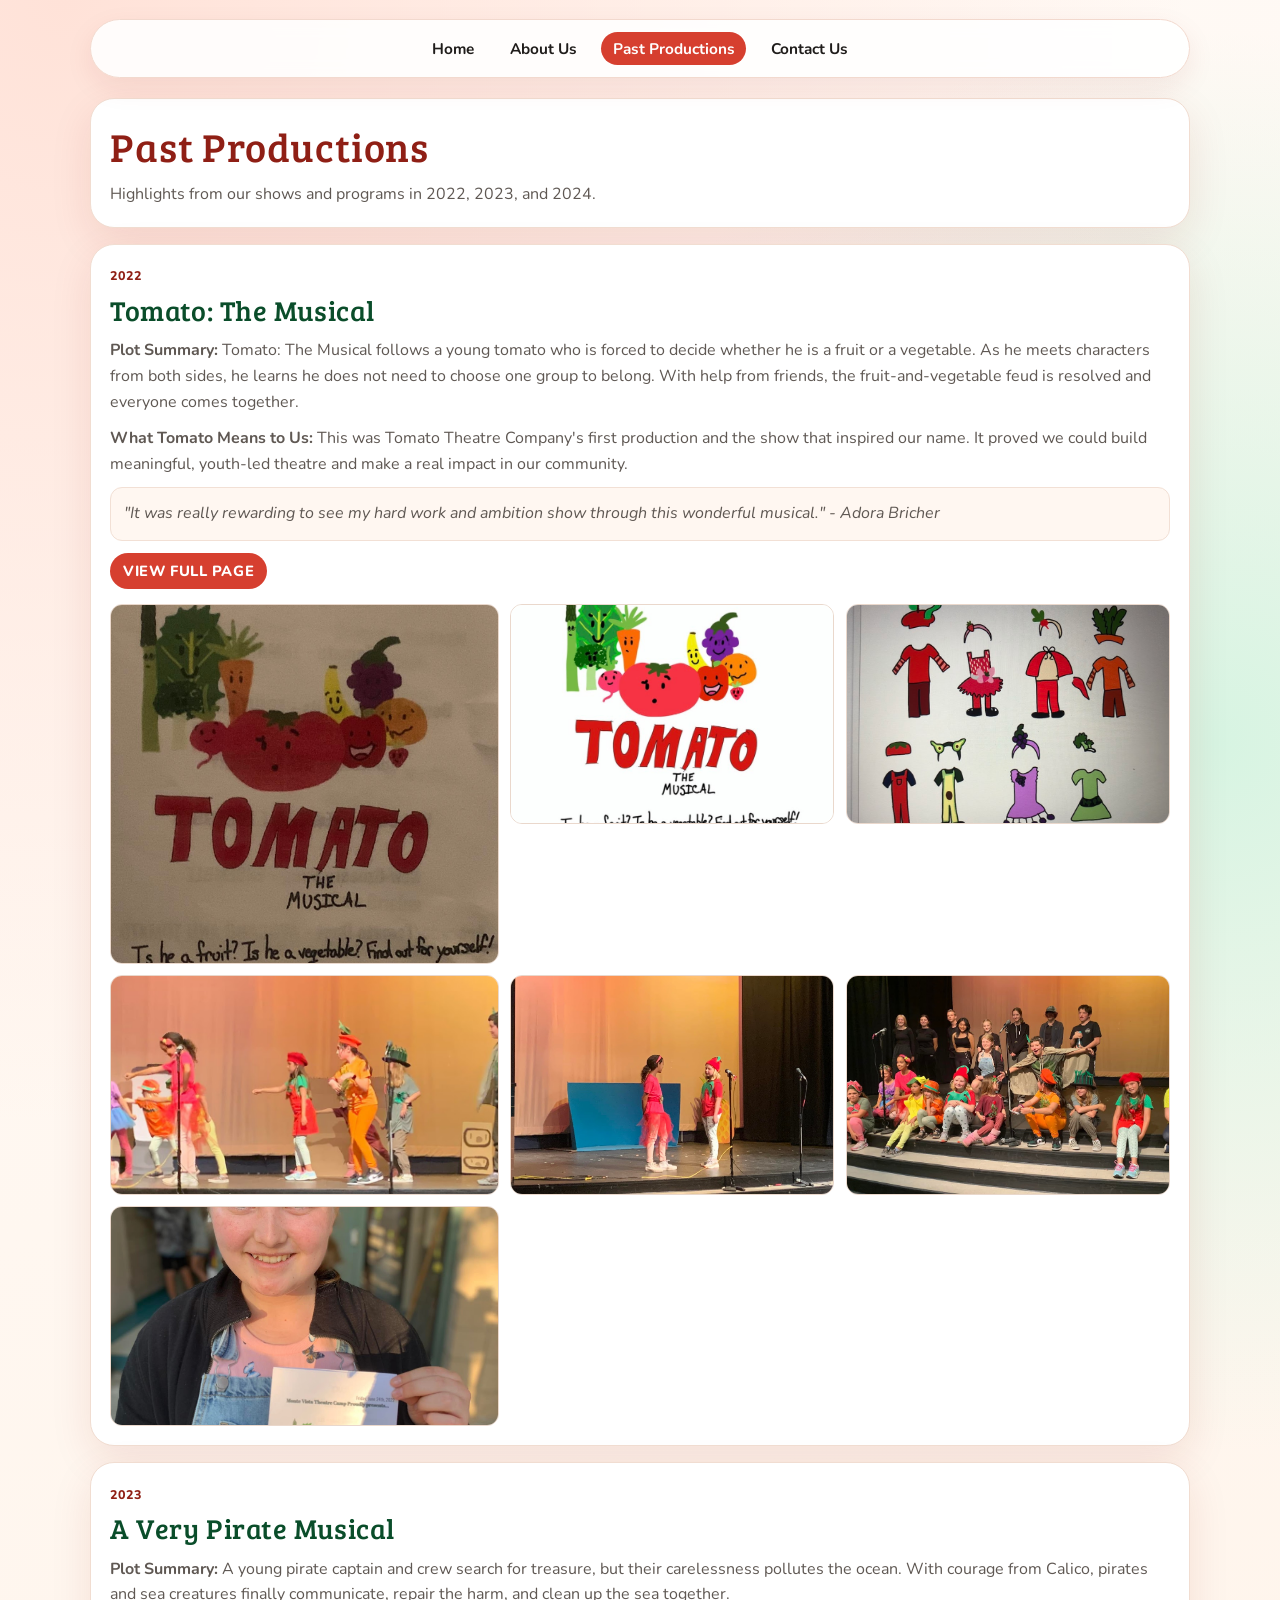
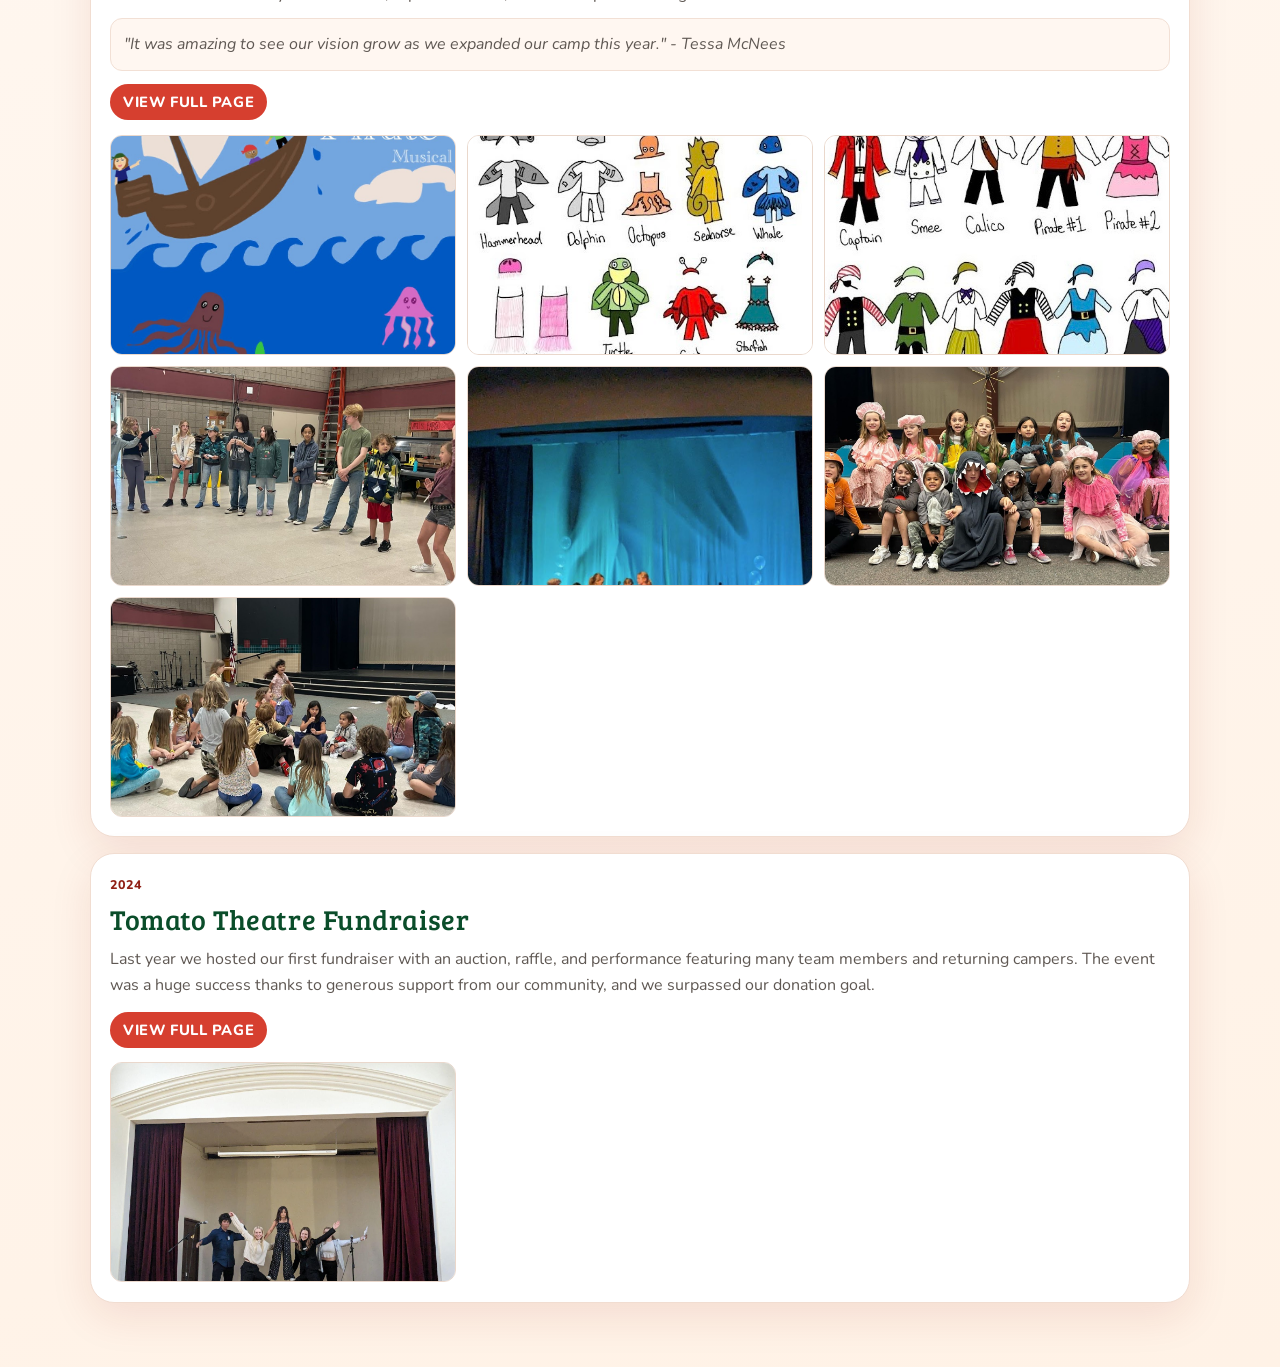
<file: history.html>
<!DOCTYPE html>
<html lang="en">
<head>
  <meta charset="UTF-8" />
  <meta name="viewport" content="width=device-width, initial-scale=1.0" />
  <title>Tomato Theatre Company | Past Productions</title>
  <link rel="preconnect" href="https://fonts.googleapis.com" />
  <link rel="preconnect" href="https://fonts.gstatic.com" crossorigin />
  <link href="https://fonts.googleapis.com/css2?family=Bree+Serif&family=Nunito:wght@400;600;700;800&display=swap" rel="stylesheet" />
  <style>
    :root {
      --tomato: #d63f2f;
      --tomato-dark: #8f1f15;
      --leaf-dark: #0a4d2a;
      --ink: #201d1b;
      --muted: #5f5853;
      --card: #ffffff;
    }

    * { box-sizing: border-box; }

    body {
      margin: 0;
      font-family: "Nunito", sans-serif;
      color: var(--ink);
      background:
        radial-gradient(circle at 5% 0%, #ffe2d8 0, transparent 35%),
        radial-gradient(circle at 95% 25%, #d7f4e2 0, transparent 28%),
        linear-gradient(165deg, #fffaf6 0%, #fff2e6 100%);
    }

    .page {
      width: min(1100px, 94vw);
      margin: 0 auto;
      padding: 1.2rem 0 3rem;
    }

    .nav {
      display: flex;
      flex-wrap: wrap;
      justify-content: center;
      gap: 0.8rem;
      padding: 0.75rem;
      margin-bottom: 1.25rem;
      border-radius: 999px;
      border: 1px solid #f2d9ce;
      background: rgba(255, 255, 255, 0.88);
      box-shadow: 0 10px 28px rgba(143, 31, 21, 0.08);
      backdrop-filter: blur(8px);
    }

    .nav a {
      text-decoration: none;
      color: var(--ink);
      font-weight: 700;
      font-size: 0.96rem;
      padding: 0.38rem 0.72rem;
      border-radius: 999px;
    }

    .nav a.active,
    .nav a:hover {
      background: var(--tomato);
      color: #fff;
    }

    .hero,
    .production {
      border-radius: 24px;
      border: 1px solid #f1ddd1;
      background: var(--card);
      box-shadow: 0 14px 42px rgba(143, 31, 21, 0.1);
      padding: 1.2rem;
      margin-bottom: 1rem;
    }

    .hero h1,
    .production h2 {
      margin: 0;
      font-family: "Bree Serif", serif;
      font-weight: 400;
      letter-spacing: 0.02em;
    }

    .hero h1 {
      color: var(--tomato-dark);
      font-size: clamp(1.85rem, 3.1vw, 2.5rem);
    }

    .hero p,
    .production p {
      margin: 0.6rem 0 0;
      color: var(--muted);
      line-height: 1.62;
      font-size: 1rem;
    }

    .production h2 {
      color: var(--leaf-dark);
      font-size: clamp(1.35rem, 2.2vw, 1.8rem);
      margin-bottom: 0.4rem;
    }

    .tag {
      display: inline-block;
      font-weight: 800;
      letter-spacing: 0.08em;
      text-transform: uppercase;
      color: var(--tomato-dark);
      font-size: 0.78rem;
      margin-bottom: 0.4rem;
    }

    .quote {
      margin-top: 0.85rem;
      padding: 0.8rem;
      border: 1px solid #f2e0d5;
      border-radius: 12px;
      background: #fff7f1;
      color: #574f49;
      font-style: italic;
    }

    .view-link {
      display: inline-block;
      margin-top: 0.8rem;
      text-decoration: none;
      font-weight: 800;
      font-size: 0.92rem;
      letter-spacing: 0.04em;
      text-transform: uppercase;
      color: #fff;
      background: var(--tomato);
      padding: 0.5rem 0.8rem;
      border-radius: 999px;
    }

    .gallery {
      margin-top: 0.9rem;
      display: grid;
      grid-template-columns: repeat(3, minmax(0, 1fr));
      gap: 0.7rem;
    }

    .gallery img {
      width: 100%;
      height: 220px;
      border-radius: 12px;
      border: 1px solid #ead8cc;
      object-fit: cover;
      display: block;
      background: #f8f1eb;
    }

    .gallery.portrait-first {
      grid-template-columns: minmax(0, 1.2fr) minmax(0, 1fr) minmax(0, 1fr);
    }

    .gallery.portrait-first img:first-child {
      height: 360px;
    }

    @media (max-width: 900px) {
      .gallery,
      .gallery.portrait-first {
        grid-template-columns: 1fr 1fr;
      }

      .gallery.portrait-first img:first-child {
        height: 240px;
      }
    }

    @media (max-width: 620px) {
      .gallery,
      .gallery.portrait-first {
        grid-template-columns: 1fr;
      }

      .gallery img,
      .gallery.portrait-first img:first-child {
        height: 220px;
      }
    }
  </style>
</head>
<body>
  <main class="page">
    <nav class="nav" aria-label="Primary">
      <a href="index.html">Home</a>
      <a href="aboutus.html">About Us</a>
      <a class="active" href="history.html">Past Productions</a>
      <a href="contact.html">Contact Us</a>
    </nav>

    <section class="hero">
      <h1>Past Productions</h1>
      <p>Highlights from our shows and programs in 2022, 2023, and 2024.</p>
    </section>

    <section class="production">
      <span class="tag">2022</span>
      <h2>Tomato: The Musical</h2>
      <p>
        <strong>Plot Summary:</strong> Tomato: The Musical follows a young tomato who is forced to decide whether he is a fruit or a vegetable.
        As he meets characters from both sides, he learns he does not need to choose one group to belong. With help from friends,
        the fruit-and-vegetable feud is resolved and everyone comes together.
      </p>
      <p>
        <strong>What Tomato Means to Us:</strong> This was Tomato Theatre Company's first production and the show that inspired our name.
        It proved we could build meaningful, youth-led theatre and make a real impact in our community.
      </p>
      <p class="quote">"It was really rewarding to see my hard work and ambition show through this wonderful musical." - Adora Bricher</p>
      <a class="view-link" href="production-2022-tomato.html">View Full Page</a>
      <div class="gallery portrait-first">
        <img src="src/history-assets/2022/unnamed(2).jpg" alt="Camper holding Tomato The Musical program" />
        <img src="src/history-assets/2022/unnamed(1).jpg" alt="Tomato The Musical poster art" />
        <img src="src/history-assets/2022/unnamed(3).jpg" alt="Tomato The Musical program close-up" />
        <img src="src/history-assets/2022/unnamed(4).jpg" alt="2022 cast on stage" />
        <img src="src/history-assets/2022/unnamed(5).jpg" alt="2022 stage performance" />
        <img src="src/history-assets/2022/unnamed(6).jpg" alt="2022 dialogue scene on stage" />
        <img src="src/history-assets/2022/unnamed(7).jpg" alt="Tomato themed costume design sheet" />
      </div>
    </section>

    <section class="production">
      <span class="tag">2023</span>
      <h2>A Very Pirate Musical</h2>
      <p>
        <strong>Plot Summary:</strong> A young pirate captain and crew search for treasure, but their carelessness pollutes the ocean.
        With courage from Calico, pirates and sea creatures finally communicate, repair the harm, and clean up the sea together.
      </p>
      <p class="quote">"It was amazing to see our vision grow as we expanded our camp this year." - Tessa McNees</p>
      <a class="view-link" href="production-2023-pirate.html">View Full Page</a>
      <div class="gallery">
        <img src="src/history-assets/2023/unnamed(1).jpg" alt="A Very Pirate Musical poster" />
        <img src="src/history-assets/2023/unnamed(2).jpg" alt="Sea creature costume concept sheet" />
        <img src="src/history-assets/2023/unnamed(3).jpg" alt="Pirate costume concept sheet" />
        <img src="src/history-assets/2023/unnamed(4).jpg" alt="Camp activity in rehearsal space" />
        <img src="src/history-assets/2023/unnamed(5).jpg" alt="Pirate musical performance on stage" />
        <img src="src/history-assets/2023/unnamed(6).jpg" alt="Cast in costume at camp production" />
        <img src="src/history-assets/2023/unnamed(7).jpg" alt="Student performers on stage" />
      </div>
    </section>

    <section class="production">
      <span class="tag">2024</span>
      <h2>Tomato Theatre Fundraiser</h2>
      <p>
        Last year we hosted our first fundraiser with an auction, raffle, and performance featuring many team members and returning campers.
        The event was a huge success thanks to generous support from our community, and we surpassed our donation goal.
      </p>
      <a class="view-link" href="production-2024-fundraiser.html">View Full Page</a>
      <div class="gallery">
        <img src="src/history-assets/2024/unnamed(1).jpg" alt="2024 fundraiser event photo" />
      </div>
    </section>
  </main>
</body>
</html>
</file>
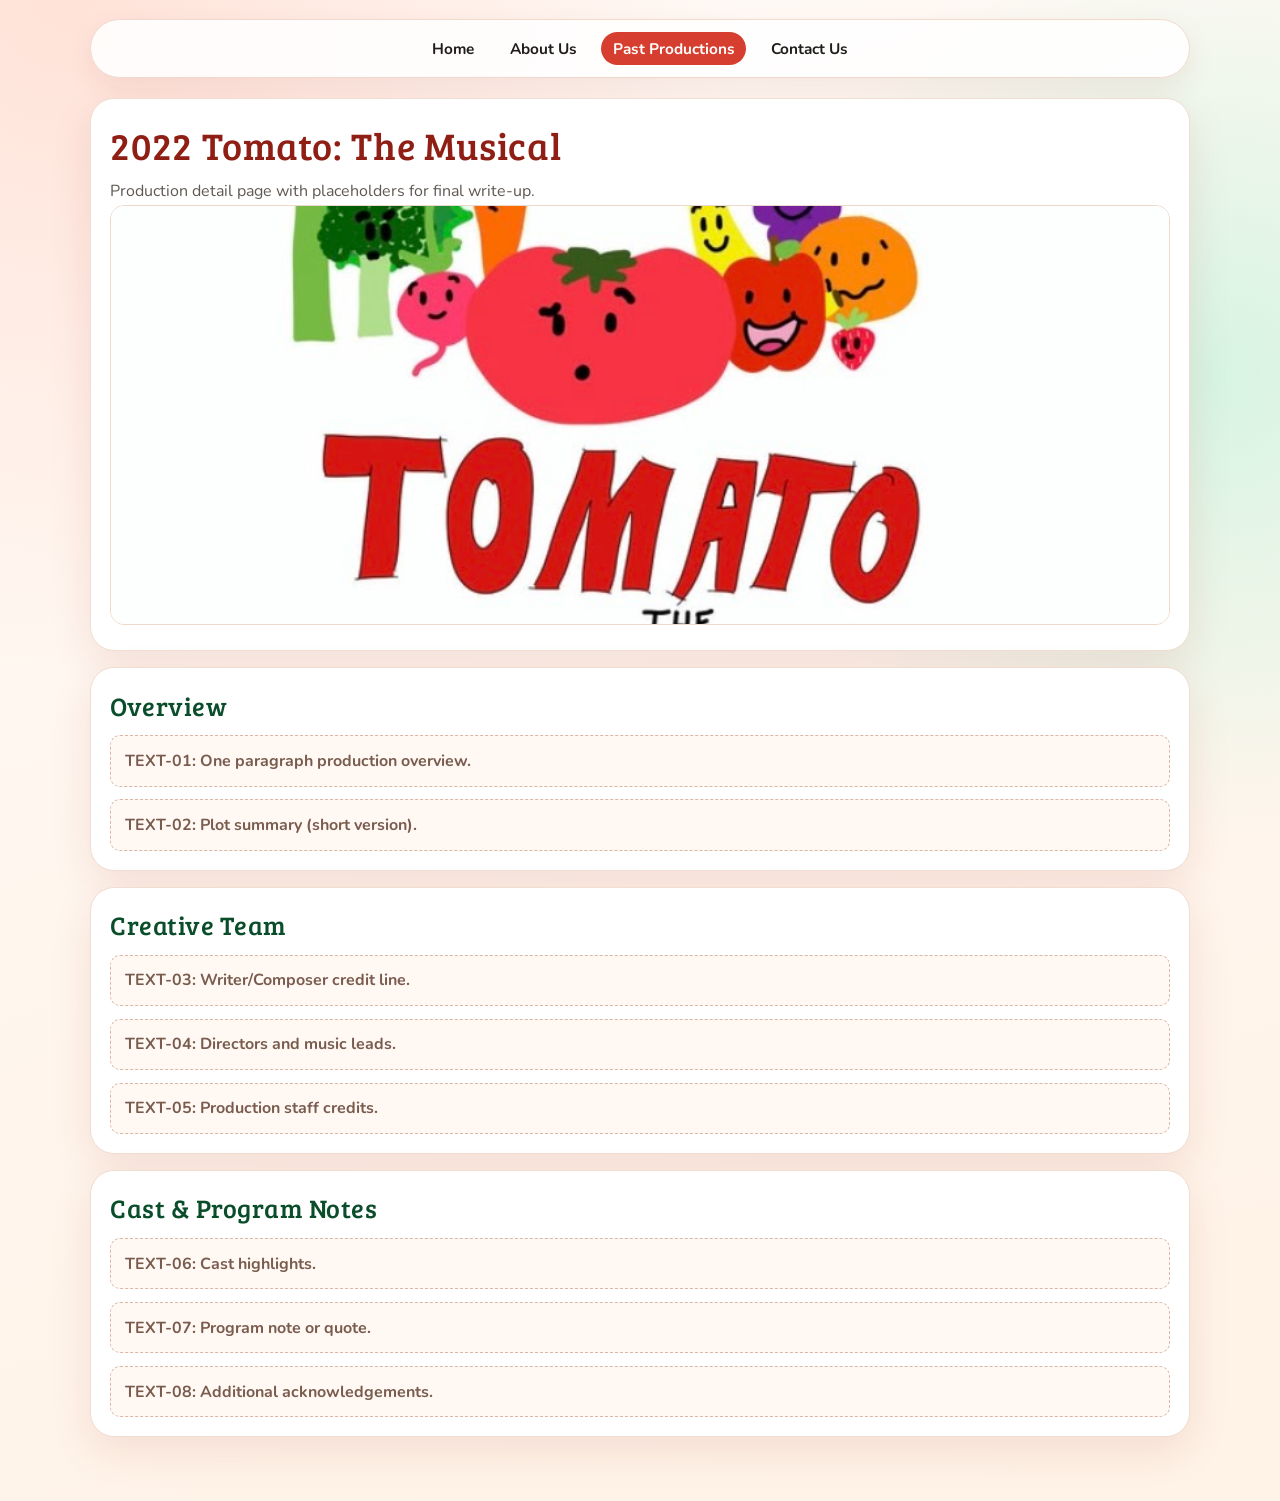
<file: production-2022-tomato.html>
<!DOCTYPE html>
<html lang="en">
<head>
  <meta charset="UTF-8" />
  <meta name="viewport" content="width=device-width, initial-scale=1.0" />
  <title>2022 Tomato: The Musical | Tomato Theatre Company</title>
  <link rel="preconnect" href="https://fonts.googleapis.com" />
  <link rel="preconnect" href="https://fonts.gstatic.com" crossorigin />
  <link href="https://fonts.googleapis.com/css2?family=Bree+Serif&family=Nunito:wght@400;600;700;800&display=swap" rel="stylesheet" />
  <style>
    :root {
      --tomato: #d63f2f;
      --tomato-dark: #8f1f15;
      --leaf-dark: #0a4d2a;
      --ink: #201d1b;
      --muted: #5f5853;
    }
    * { box-sizing: border-box; }
    body {
      margin: 0;
      font-family: "Nunito", sans-serif;
      color: var(--ink);
      background:
        radial-gradient(circle at 5% 0%, #ffe2d8 0, transparent 35%),
        radial-gradient(circle at 95% 25%, #d7f4e2 0, transparent 28%),
        linear-gradient(165deg, #fffaf6 0%, #fff2e6 100%);
    }
    .page { width: min(1100px, 94vw); margin: 0 auto; padding: 1.2rem 0 3rem; }
    .nav {
      display: flex; flex-wrap: wrap; justify-content: center; gap: 0.8rem;
      padding: 0.75rem; margin-bottom: 1.25rem; border-radius: 999px;
      border: 1px solid #f2d9ce; background: rgba(255, 255, 255, 0.88);
      box-shadow: 0 10px 28px rgba(143, 31, 21, 0.08);
    }
    .nav a {
      text-decoration: none; color: var(--ink); font-weight: 700; font-size: 0.96rem;
      padding: 0.38rem 0.72rem; border-radius: 999px;
    }
    .nav a.active, .nav a:hover { background: var(--tomato); color: #fff; }
    .card {
      border-radius: 24px; border: 1px solid #f1ddd1; background: #fff;
      box-shadow: 0 14px 42px rgba(143, 31, 21, 0.1); padding: 1.2rem; margin-bottom: 1rem;
    }
    h1, h2 {
      margin: 0; font-family: "Bree Serif", serif; font-weight: 400; letter-spacing: 0.02em;
    }
    h1 { color: var(--tomato-dark); font-size: clamp(1.8rem, 3vw, 2.4rem); }
    h2 { color: var(--leaf-dark); font-size: clamp(1.2rem, 2vw, 1.6rem); margin-bottom: 0.5rem; }
    p { color: var(--muted); line-height: 1.62; margin: 0.55rem 0 0; }
    .hero-img { width: 100%; max-height: 420px; object-fit: cover; border-radius: 14px; border: 1px solid #edd9cc; }
    .placeholder {
      margin-top: 0.8rem; padding: 0.85rem; border: 1px dashed #d9b7a6; border-radius: 10px;
      background: #fff8f3; color: #7a5c4f; font-weight: 700;
    }
  </style>
</head>
<body>
  <main class="page">
    <nav class="nav" aria-label="Primary">
      <a href="index.html">Home</a>
      <a href="aboutus.html">About Us</a>
      <a class="active" href="history.html">Past Productions</a>
      <a href="contact.html">Contact Us</a>
    </nav>

    <section class="card">
      <h1>2022 Tomato: The Musical</h1>
      <p>Production detail page with placeholders for final write-up.</p>
      <img class="hero-img" src="src/history-assets/2022/unnamed(1).jpg" alt="Tomato The Musical poster" />
    </section>

    <section class="card">
      <h2>Overview</h2>
      <div class="placeholder">TEXT-01: One paragraph production overview.</div>
      <div class="placeholder">TEXT-02: Plot summary (short version).</div>
    </section>

    <section class="card">
      <h2>Creative Team</h2>
      <div class="placeholder">TEXT-03: Writer/Composer credit line.</div>
      <div class="placeholder">TEXT-04: Directors and music leads.</div>
      <div class="placeholder">TEXT-05: Production staff credits.</div>
    </section>

    <section class="card">
      <h2>Cast & Program Notes</h2>
      <div class="placeholder">TEXT-06: Cast highlights.</div>
      <div class="placeholder">TEXT-07: Program note or quote.</div>
      <div class="placeholder">TEXT-08: Additional acknowledgements.</div>
    </section>
  </main>
</body>
</html>
</file>
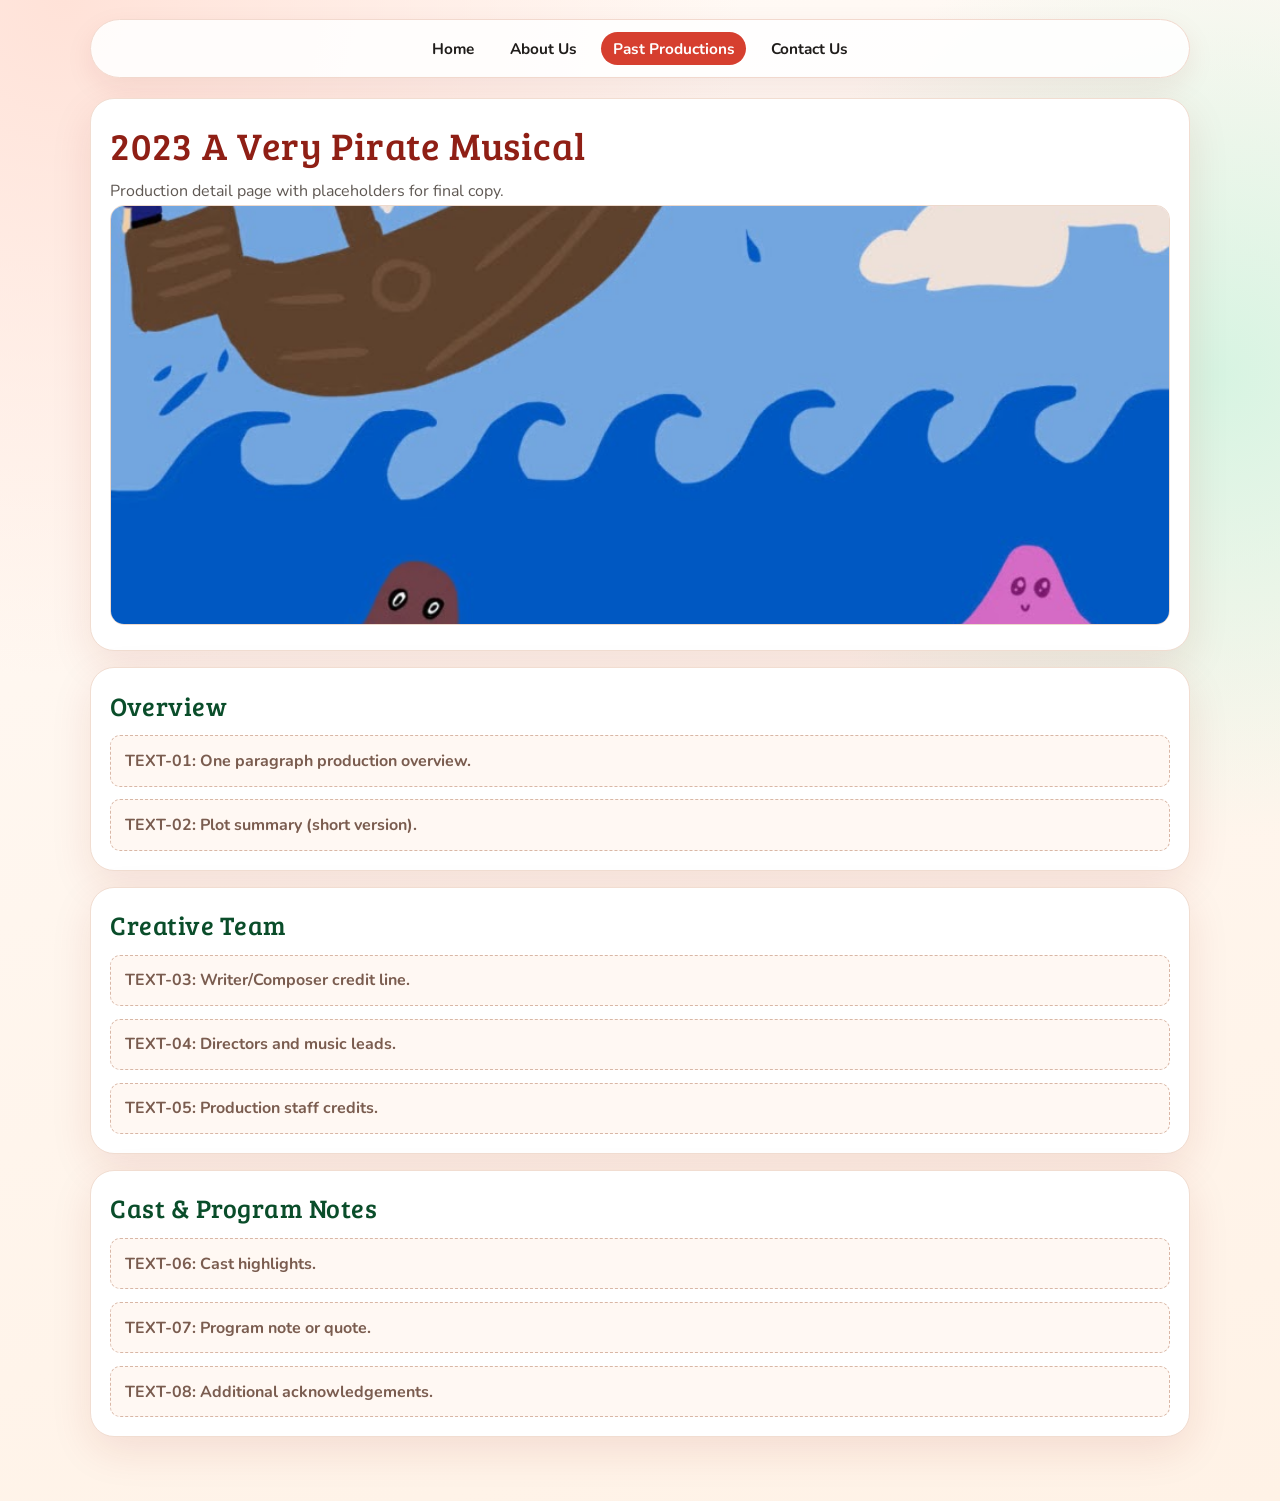
<file: production-2023-pirate.html>
<!DOCTYPE html>
<html lang="en">
<head>
  <meta charset="UTF-8" />
  <meta name="viewport" content="width=device-width, initial-scale=1.0" />
  <title>2023 A Very Pirate Musical | Tomato Theatre Company</title>
  <link rel="preconnect" href="https://fonts.googleapis.com" />
  <link rel="preconnect" href="https://fonts.gstatic.com" crossorigin />
  <link href="https://fonts.googleapis.com/css2?family=Bree+Serif&family=Nunito:wght@400;600;700;800&display=swap" rel="stylesheet" />
  <style>
    :root { --tomato:#d63f2f; --tomato-dark:#8f1f15; --leaf-dark:#0a4d2a; --ink:#201d1b; --muted:#5f5853; }
    * { box-sizing: border-box; }
    body {
      margin: 0; font-family: "Nunito", sans-serif; color: var(--ink);
      background: radial-gradient(circle at 5% 0%, #ffe2d8 0, transparent 35%), radial-gradient(circle at 95% 25%, #d7f4e2 0, transparent 28%), linear-gradient(165deg, #fffaf6 0%, #fff2e6 100%);
    }
    .page { width: min(1100px, 94vw); margin: 0 auto; padding: 1.2rem 0 3rem; }
    .nav { display:flex; flex-wrap:wrap; justify-content:center; gap:.8rem; padding:.75rem; margin-bottom:1.25rem; border-radius:999px; border:1px solid #f2d9ce; background:rgba(255,255,255,.88); box-shadow:0 10px 28px rgba(143,31,21,.08); }
    .nav a { text-decoration:none; color:var(--ink); font-weight:700; font-size:.96rem; padding:.38rem .72rem; border-radius:999px; }
    .nav a.active,.nav a:hover { background:var(--tomato); color:#fff; }
    .card { border-radius:24px; border:1px solid #f1ddd1; background:#fff; box-shadow:0 14px 42px rgba(143,31,21,.1); padding:1.2rem; margin-bottom:1rem; }
    h1,h2 { margin:0; font-family:"Bree Serif", serif; font-weight:400; letter-spacing:.02em; }
    h1 { color:var(--tomato-dark); font-size:clamp(1.8rem,3vw,2.4rem); }
    h2 { color:var(--leaf-dark); font-size:clamp(1.2rem,2vw,1.6rem); margin-bottom:.5rem; }
    p { color:var(--muted); line-height:1.62; margin:.55rem 0 0; }
    .hero-img { width:100%; max-height:420px; object-fit:cover; border-radius:14px; border:1px solid #edd9cc; }
    .placeholder { margin-top:.8rem; padding:.85rem; border:1px dashed #d9b7a6; border-radius:10px; background:#fff8f3; color:#7a5c4f; font-weight:700; }
  </style>
</head>
<body>
  <main class="page">
    <nav class="nav" aria-label="Primary">
      <a href="index.html">Home</a>
      <a href="aboutus.html">About Us</a>
      <a class="active" href="history.html">Past Productions</a>
      <a href="contact.html">Contact Us</a>
    </nav>

    <section class="card">
      <h1>2023 A Very Pirate Musical</h1>
      <p>Production detail page with placeholders for final copy.</p>
      <img class="hero-img" src="src/history-assets/2023/unnamed(1).jpg" alt="A Very Pirate Musical poster" />
    </section>

    <section class="card">
      <h2>Overview</h2>
      <div class="placeholder">TEXT-01: One paragraph production overview.</div>
      <div class="placeholder">TEXT-02: Plot summary (short version).</div>
    </section>

    <section class="card">
      <h2>Creative Team</h2>
      <div class="placeholder">TEXT-03: Writer/Composer credit line.</div>
      <div class="placeholder">TEXT-04: Directors and music leads.</div>
      <div class="placeholder">TEXT-05: Production staff credits.</div>
    </section>

    <section class="card">
      <h2>Cast & Program Notes</h2>
      <div class="placeholder">TEXT-06: Cast highlights.</div>
      <div class="placeholder">TEXT-07: Program note or quote.</div>
      <div class="placeholder">TEXT-08: Additional acknowledgements.</div>
    </section>
  </main>
</body>
</html>
</file>
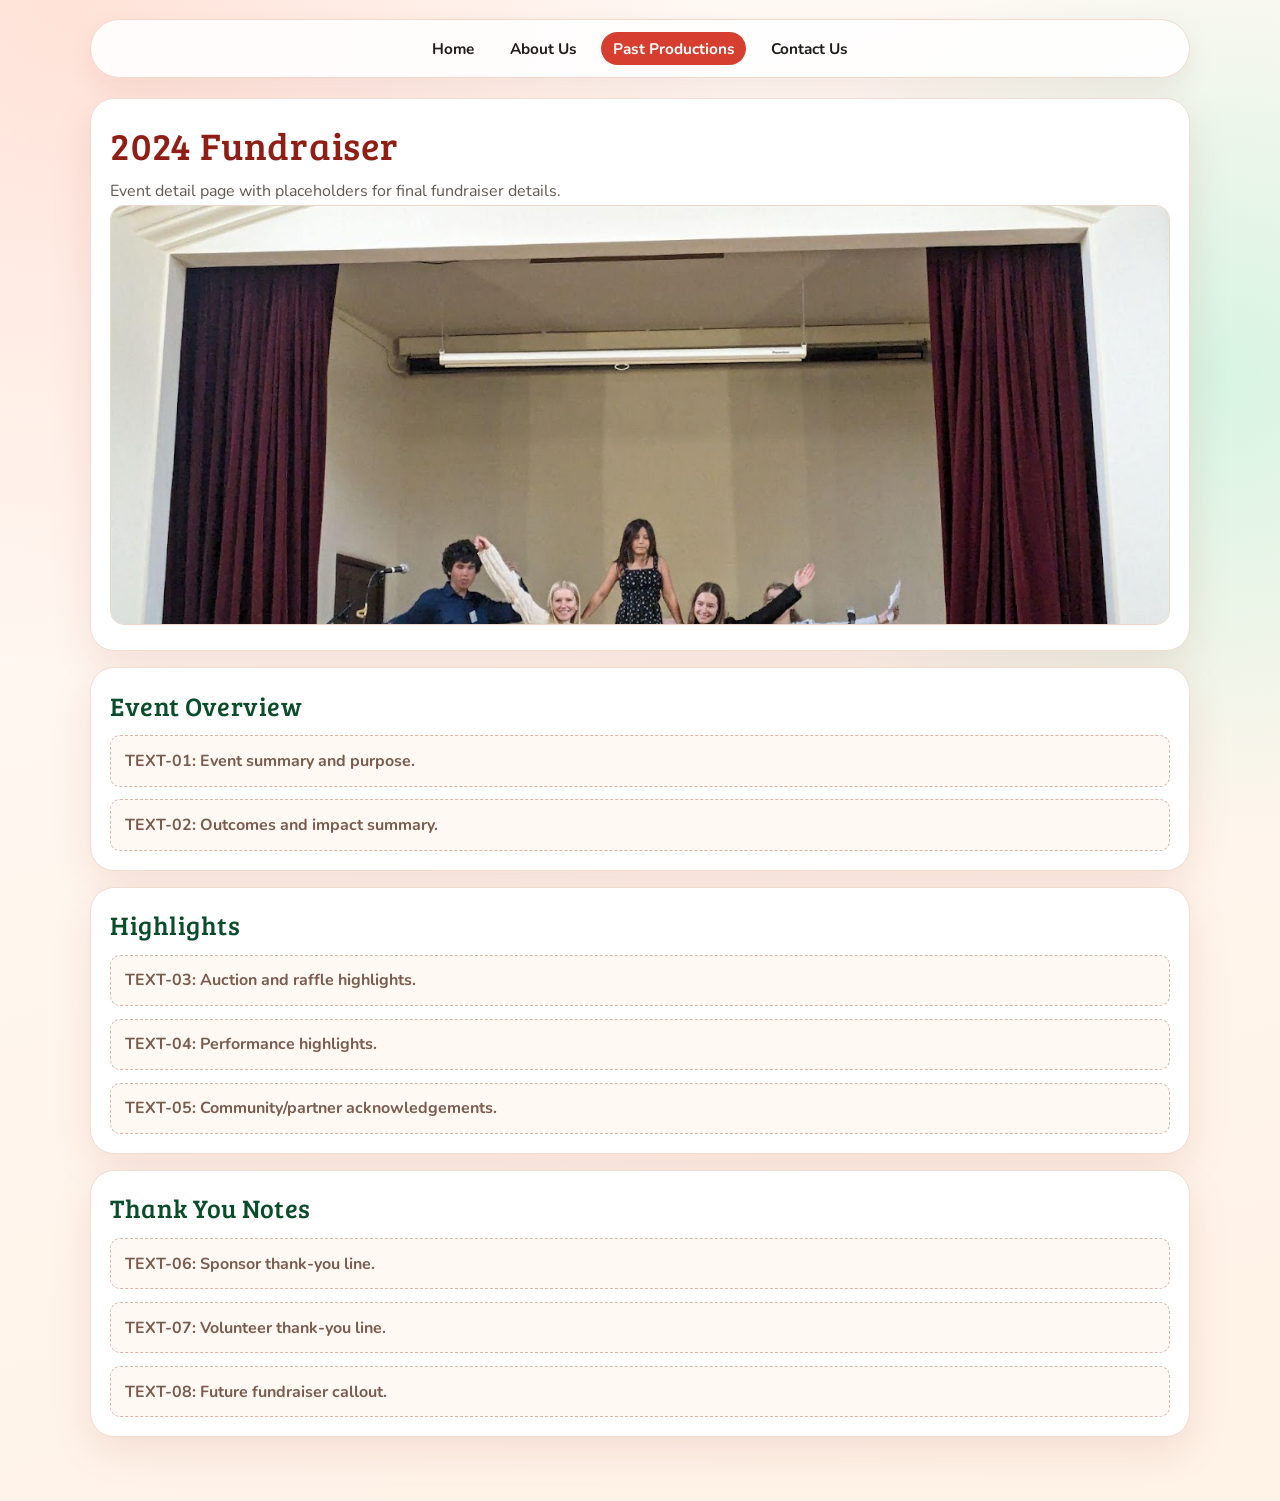
<file: production-2024-fundraiser.html>
<!DOCTYPE html>
<html lang="en">
<head>
  <meta charset="UTF-8" />
  <meta name="viewport" content="width=device-width, initial-scale=1.0" />
  <title>2024 Fundraiser | Tomato Theatre Company</title>
  <link rel="preconnect" href="https://fonts.googleapis.com" />
  <link rel="preconnect" href="https://fonts.gstatic.com" crossorigin />
  <link href="https://fonts.googleapis.com/css2?family=Bree+Serif&family=Nunito:wght@400;600;700;800&display=swap" rel="stylesheet" />
  <style>
    :root { --tomato:#d63f2f; --tomato-dark:#8f1f15; --leaf-dark:#0a4d2a; --ink:#201d1b; --muted:#5f5853; }
    * { box-sizing: border-box; }
    body {
      margin: 0; font-family: "Nunito", sans-serif; color: var(--ink);
      background: radial-gradient(circle at 5% 0%, #ffe2d8 0, transparent 35%), radial-gradient(circle at 95% 25%, #d7f4e2 0, transparent 28%), linear-gradient(165deg, #fffaf6 0%, #fff2e6 100%);
    }
    .page { width: min(1100px, 94vw); margin: 0 auto; padding: 1.2rem 0 3rem; }
    .nav { display:flex; flex-wrap:wrap; justify-content:center; gap:.8rem; padding:.75rem; margin-bottom:1.25rem; border-radius:999px; border:1px solid #f2d9ce; background:rgba(255,255,255,.88); box-shadow:0 10px 28px rgba(143,31,21,.08); }
    .nav a { text-decoration:none; color:var(--ink); font-weight:700; font-size:.96rem; padding:.38rem .72rem; border-radius:999px; }
    .nav a.active,.nav a:hover { background:var(--tomato); color:#fff; }
    .card { border-radius:24px; border:1px solid #f1ddd1; background:#fff; box-shadow:0 14px 42px rgba(143,31,21,.1); padding:1.2rem; margin-bottom:1rem; }
    h1,h2 { margin:0; font-family:"Bree Serif", serif; font-weight:400; letter-spacing:.02em; }
    h1 { color:var(--tomato-dark); font-size:clamp(1.8rem,3vw,2.4rem); }
    h2 { color:var(--leaf-dark); font-size:clamp(1.2rem,2vw,1.6rem); margin-bottom:.5rem; }
    p { color:var(--muted); line-height:1.62; margin:.55rem 0 0; }
    .hero-img { width:100%; max-height:420px; object-fit:cover; border-radius:14px; border:1px solid #edd9cc; }
    .placeholder { margin-top:.8rem; padding:.85rem; border:1px dashed #d9b7a6; border-radius:10px; background:#fff8f3; color:#7a5c4f; font-weight:700; }
  </style>
</head>
<body>
  <main class="page">
    <nav class="nav" aria-label="Primary">
      <a href="index.html">Home</a>
      <a href="aboutus.html">About Us</a>
      <a class="active" href="history.html">Past Productions</a>
      <a href="contact.html">Contact Us</a>
    </nav>

    <section class="card">
      <h1>2024 Fundraiser</h1>
      <p>Event detail page with placeholders for final fundraiser details.</p>
      <img class="hero-img" src="src/history-assets/2024/unnamed(1).jpg" alt="2024 fundraiser event" />
    </section>

    <section class="card">
      <h2>Event Overview</h2>
      <div class="placeholder">TEXT-01: Event summary and purpose.</div>
      <div class="placeholder">TEXT-02: Outcomes and impact summary.</div>
    </section>

    <section class="card">
      <h2>Highlights</h2>
      <div class="placeholder">TEXT-03: Auction and raffle highlights.</div>
      <div class="placeholder">TEXT-04: Performance highlights.</div>
      <div class="placeholder">TEXT-05: Community/partner acknowledgements.</div>
    </section>

    <section class="card">
      <h2>Thank You Notes</h2>
      <div class="placeholder">TEXT-06: Sponsor thank-you line.</div>
      <div class="placeholder">TEXT-07: Volunteer thank-you line.</div>
      <div class="placeholder">TEXT-08: Future fundraiser callout.</div>
    </section>
  </main>
</body>
</html>
</file>
